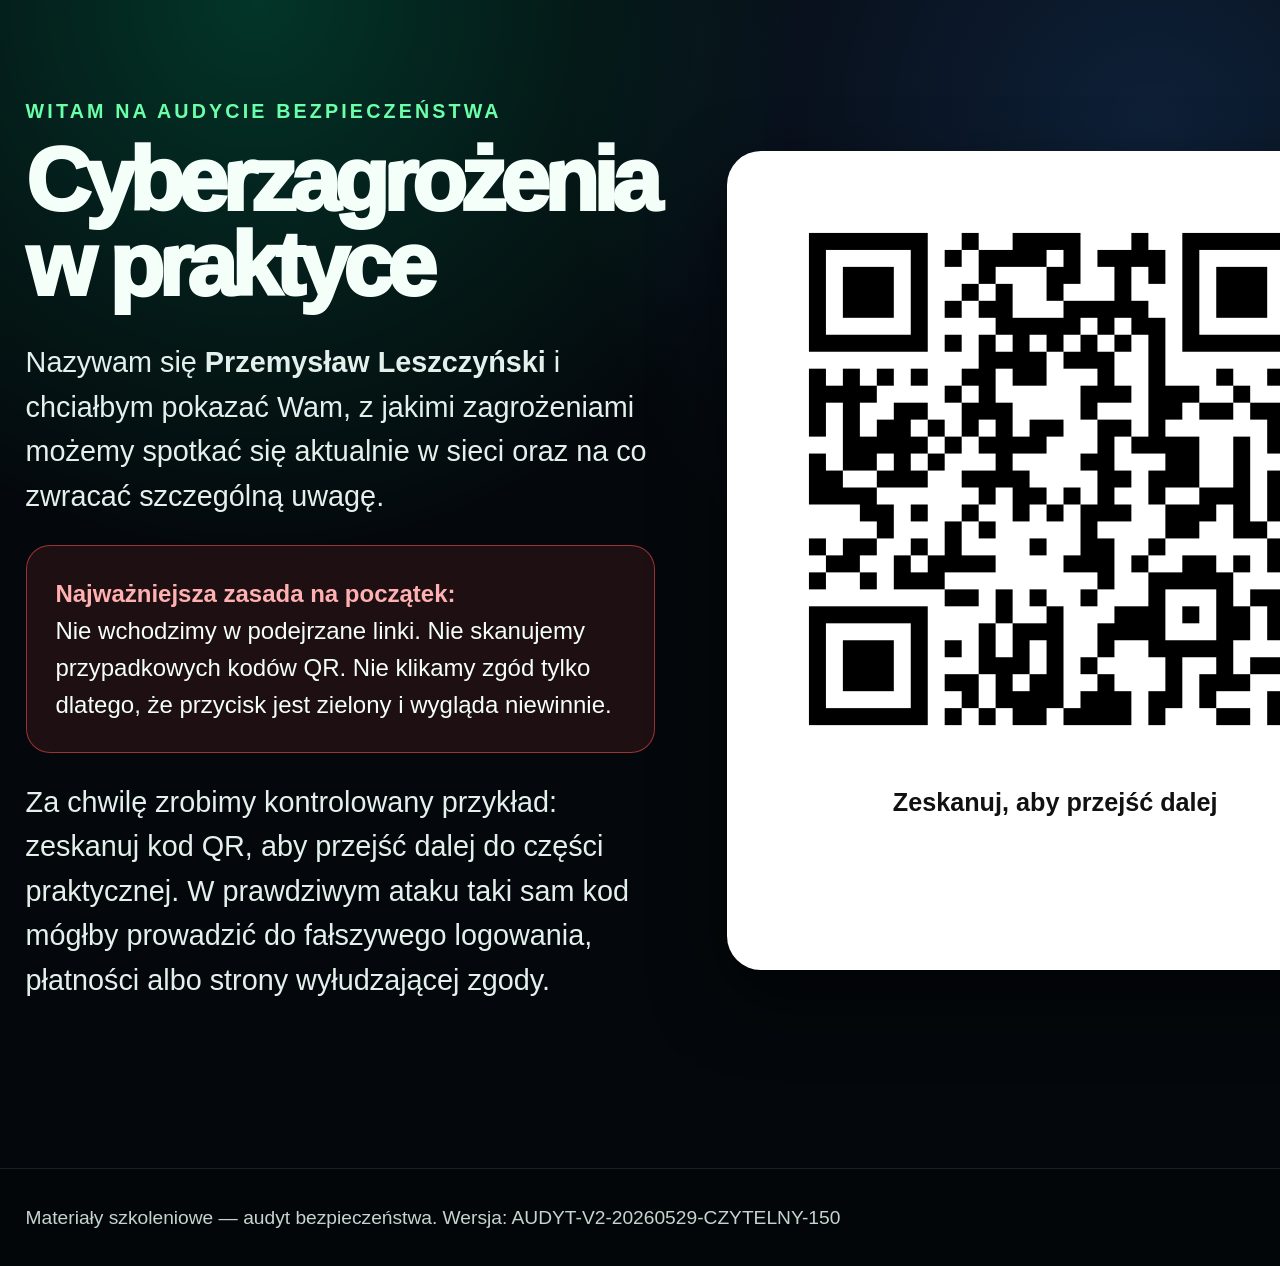
<file: index.html>
<!doctype html><html lang="pl"><head><meta charset="utf-8"><meta name="viewport" content="width=device-width, initial-scale=1"><title>Witam na audycie bezpieczeństwa</title><link rel="stylesheet" href="style.css"></head><body>
<main class="wrap">
<section class="hero">
  <div>
    <div class="kicker">Witam na audycie bezpieczeństwa</div>
    <h1>Cyberzagrożenia w praktyce</h1>
    <p class="lead">Nazywam się <strong>Przemysław Leszczyński</strong> i chciałbym pokazać Wam, z jakimi zagrożeniami możemy spotkać się aktualnie w sieci oraz na co zwracać szczególną uwagę.</p>
    <div class="warning"><strong>Najważniejsza zasada na początek:</strong><br>Nie wchodzimy w podejrzane linki. Nie skanujemy przypadkowych kodów QR. Nie klikamy zgód tylko dlatego, że przycisk jest zielony i wygląda niewinnie.</div>
    <p class="lead">Za chwilę zrobimy kontrolowany przykład: zeskanuj kod QR, aby przejść dalej do części praktycznej. W prawdziwym ataku taki sam kod mógłby prowadzić do fałszywego logowania, płatności albo strony wyłudzającej zgody.</p>
  </div>
  <div class="qrbox">
    <img src="qr-start.png" alt="Kod QR do dalszej części szkolenia">
    <div class="url">Zeskanuj, aby przejść dalej</div>
    <a class="btn secondary" style="margin-top:1rem" href="start.html">Awaryjny link dla prowadzącego</a>
  </div>
</section>
</main>
<div class="footer"><div class="wrap">Materiały szkoleniowe — audyt bezpieczeństwa. Wersja: <span data-version></span></div></div><script src="app.js"></script></body></html>
</file>
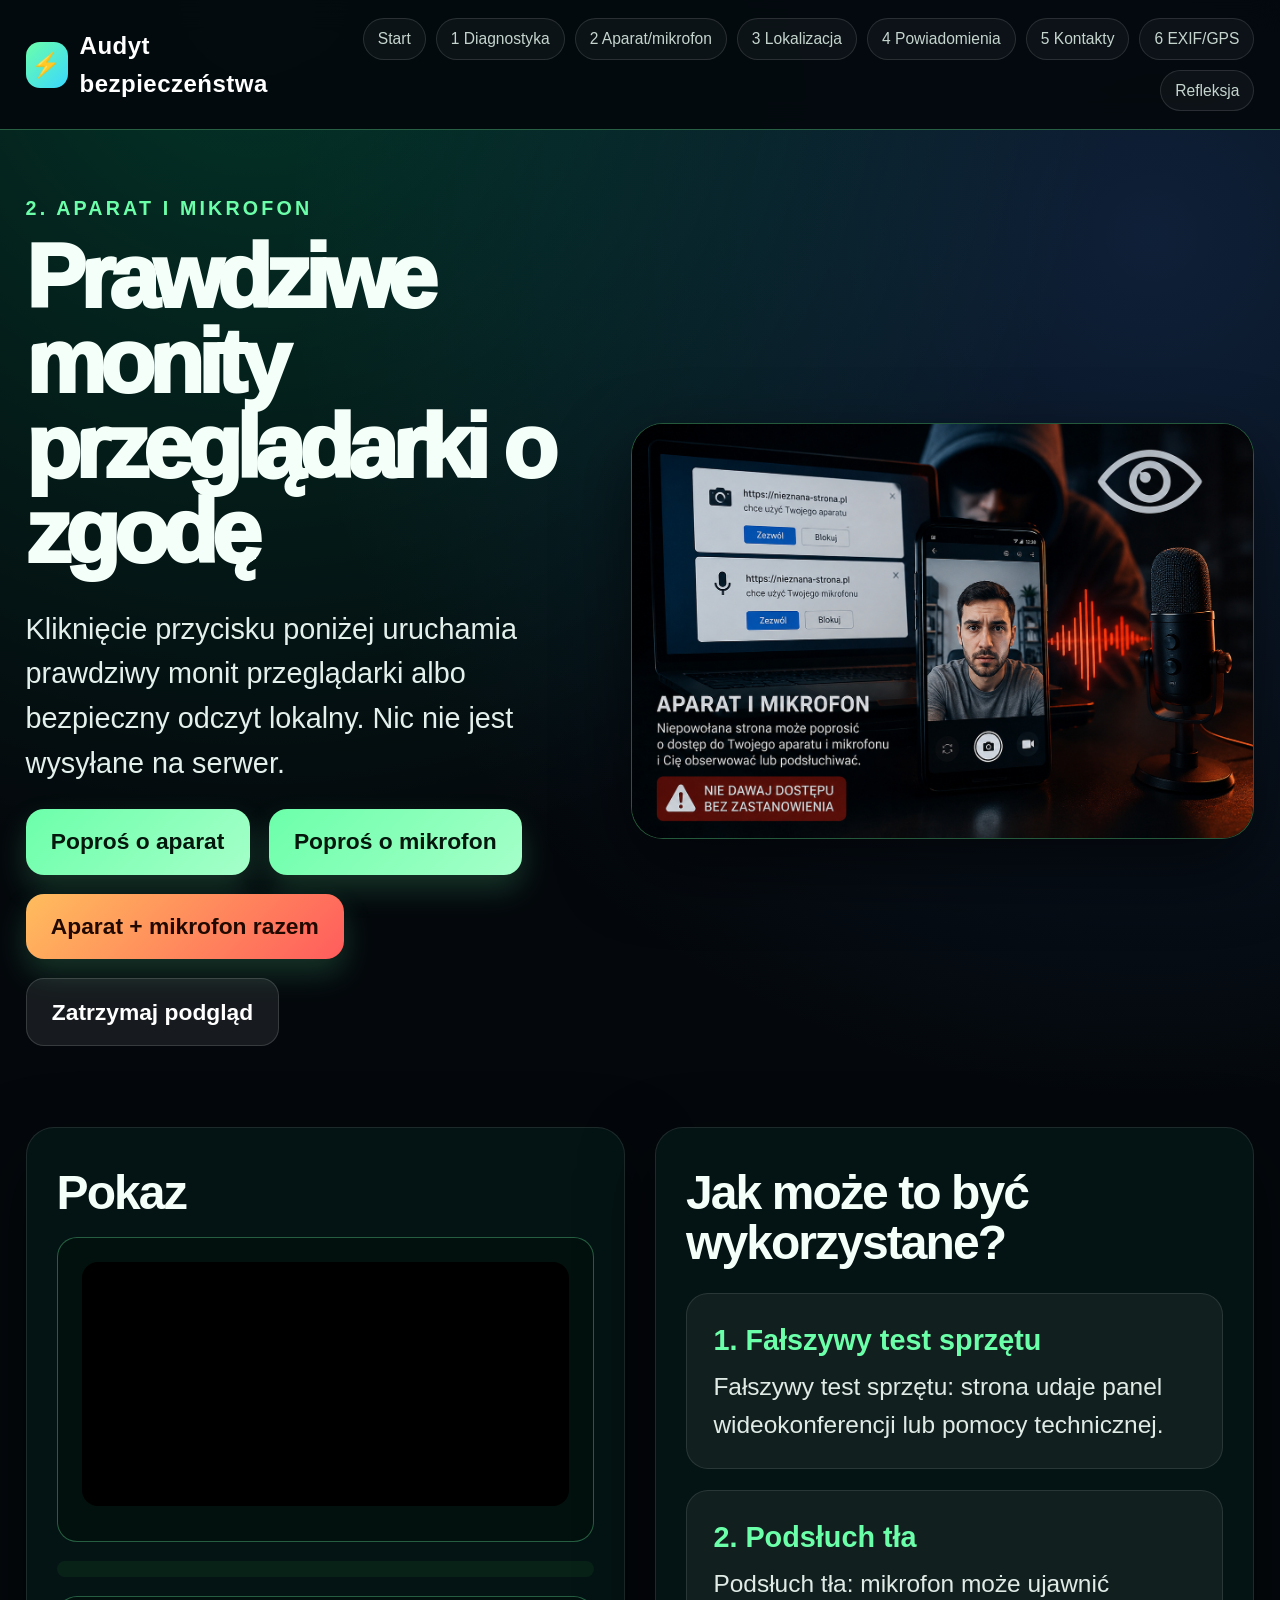
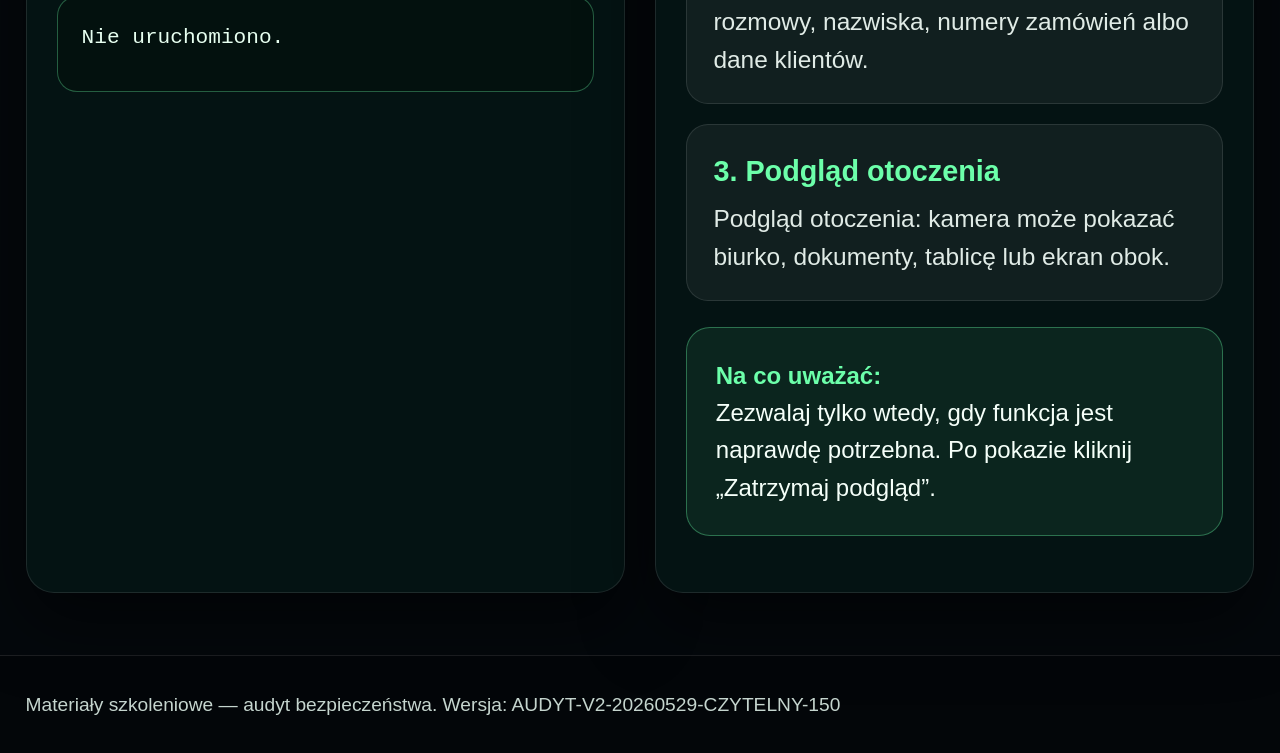
<file: aparat-mikrofon.html>
<!doctype html><html lang="pl"><head><meta charset="utf-8"><meta name="viewport" content="width=device-width, initial-scale=1"><title>2. Aparat i mikrofon</title><link rel="stylesheet" href="style.css"></head><body><div class="topbar"><div class="wrap nav"><a class="brand" href="start.html"><span class="brand-badge">⚡</span><span>Audyt bezpieczeństwa</span></a><div class="navlinks"><a href="start.html">Start</a><a href="diagnostyka.html">1 Diagnostyka</a><a href="aparat-mikrofon.html">2 Aparat/mikrofon</a><a href="lokalizacja.html">3 Lokalizacja</a><a href="powiadomienia.html">4 Powiadomienia</a><a href="kontakty.html">5 Kontakty</a><a href="exif-gps.html">6 EXIF/GPS</a><a href="refleksja.html">Refleksja</a></div></div></div>
<main class="wrap">
<section class="page-hero">
  <div><div class="kicker">2. Aparat i mikrofon</div><h1>Prawdziwe monity przeglądarki o zgodę</h1><p class="lead">Kliknięcie przycisku poniżej uruchamia prawdziwy monit przeglądarki albo bezpieczny odczyt lokalny. Nic nie jest wysyłane na serwer.</p><div class="btnrow"><button class="btn" onclick="requestMedia('camera')">Poproś o aparat</button><button class="btn" onclick="requestMedia('mic')">Poproś o mikrofon</button><button class="btn warn" onclick="requestMedia('both')">Aparat + mikrofon razem</button><button class="btn secondary" onclick="stopMedia()">Zatrzymaj podgląd</button></div></div>
  <img class="module-img" src="aparat-mikrofon.png" alt="2. Aparat i mikrofon">
</section>
<section class="modules"><div class="module"><h2>Pokaz</h2><div class="demo-screen"><video id="cameraPreview" muted playsinline autoplay></video></div><div class="meter"><div id="audioBar"></div></div><div id="mediaOut" class="output">Nie uruchomiono.</div></div><div class="module"><h2>Jak może to być wykorzystane?</h2><div class="big-list"><div class="big-item"><strong>1. Fałszywy test sprzętu</strong><p>Fałszywy test sprzętu: strona udaje panel wideokonferencji lub pomocy technicznej.</p></div><div class="big-item"><strong>2. Podsłuch tła</strong><p>Podsłuch tła: mikrofon może ujawnić rozmowy, nazwiska, numery zamówień albo dane klientów.</p></div><div class="big-item"><strong>3. Podgląd otoczenia</strong><p>Podgląd otoczenia: kamera może pokazać biurko, dokumenty, tablicę lub ekran obok.</p></div></div><div class="tip"><strong>Na co uważać:</strong><br>Zezwalaj tylko wtedy, gdy funkcja jest naprawdę potrzebna. Po pokazie kliknij „Zatrzymaj podgląd”.</div></div></section>
</main>
<div class="footer"><div class="wrap">Materiały szkoleniowe — audyt bezpieczeństwa. Wersja: <span data-version></span></div></div><script src="app.js"></script></body></html>
</file>
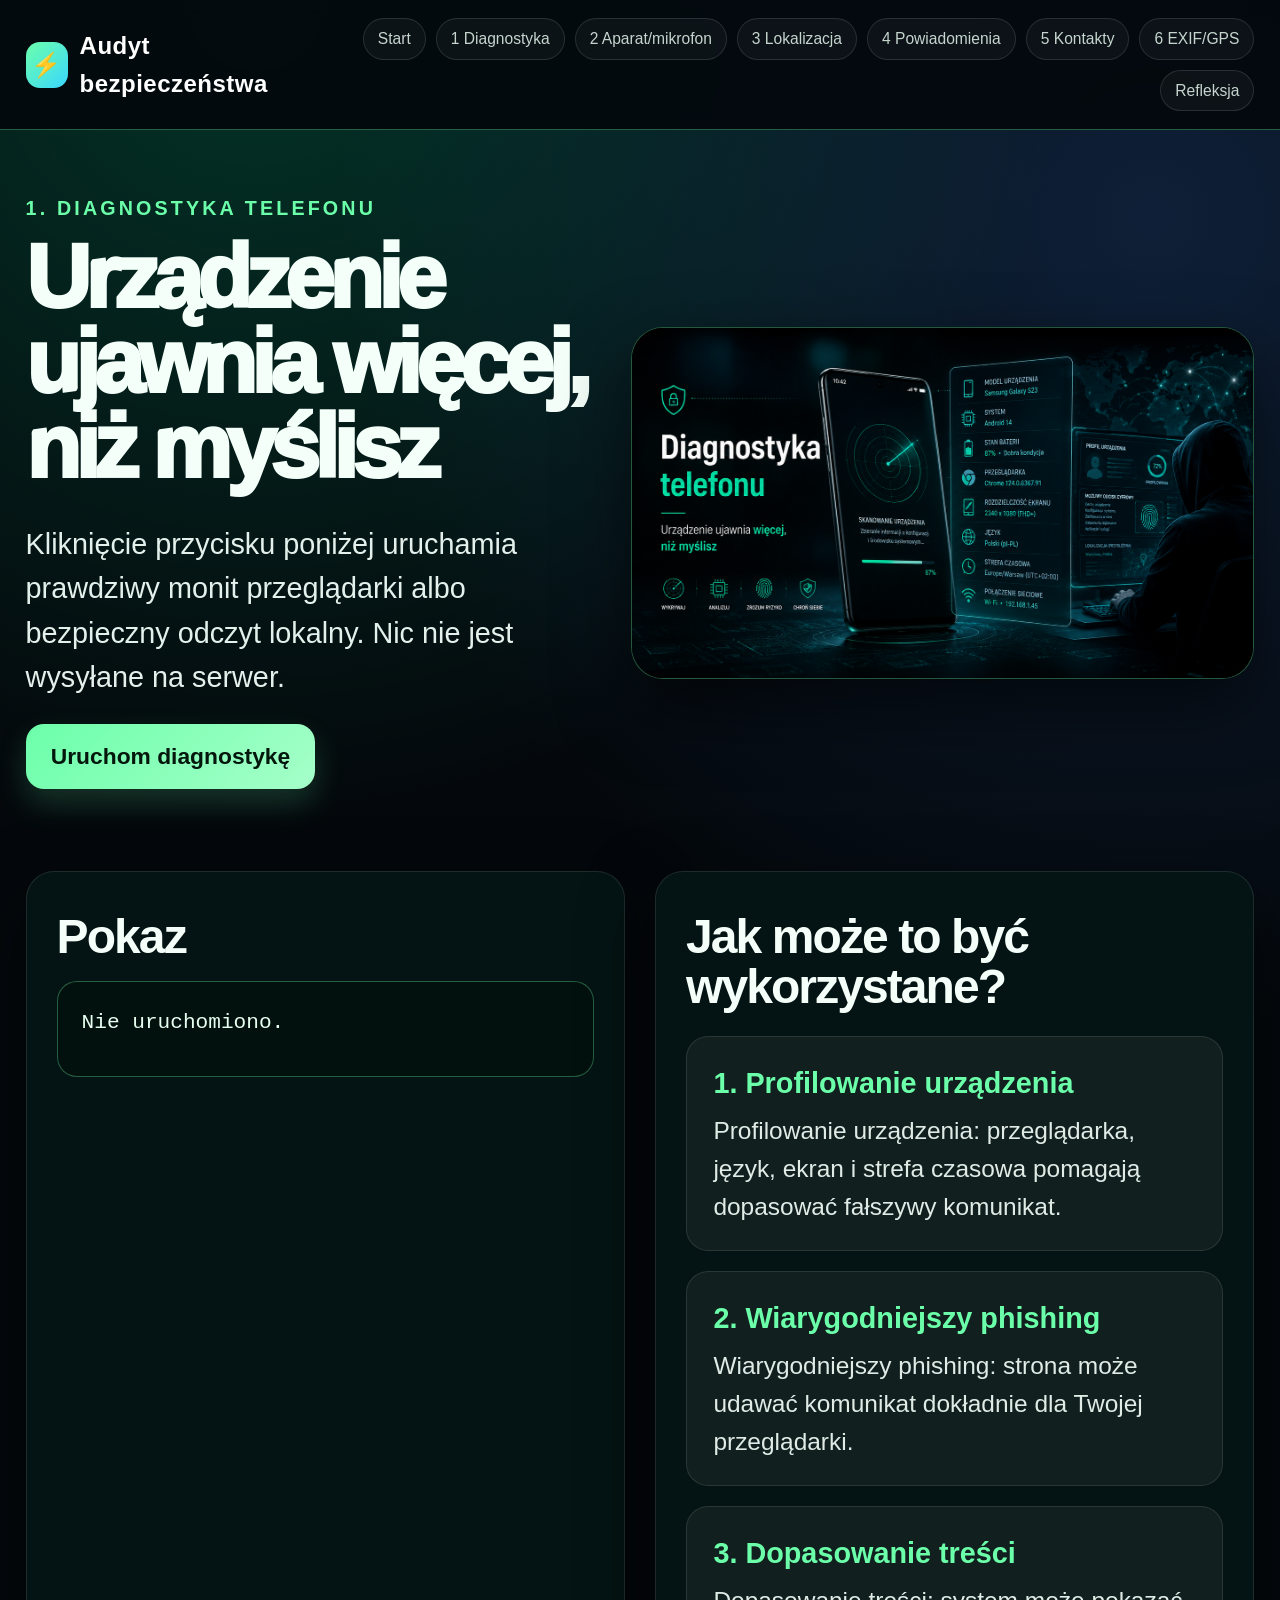
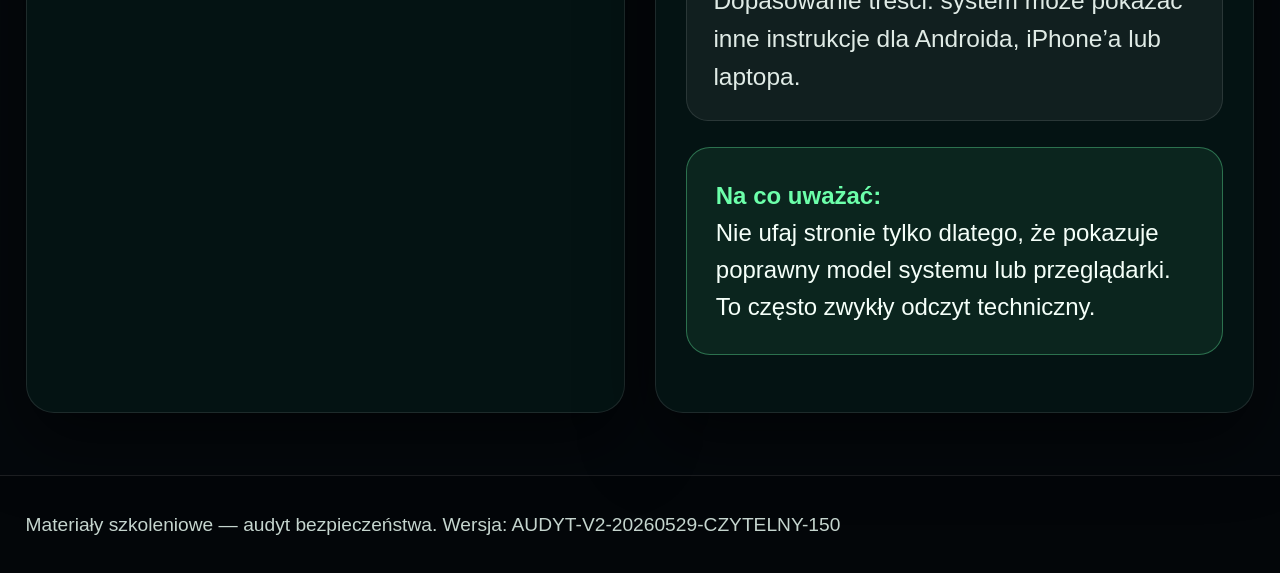
<file: diagnostyka.html>
<!doctype html><html lang="pl"><head><meta charset="utf-8"><meta name="viewport" content="width=device-width, initial-scale=1"><title>1. Diagnostyka telefonu</title><link rel="stylesheet" href="style.css"></head><body><div class="topbar"><div class="wrap nav"><a class="brand" href="start.html"><span class="brand-badge">⚡</span><span>Audyt bezpieczeństwa</span></a><div class="navlinks"><a href="start.html">Start</a><a href="diagnostyka.html">1 Diagnostyka</a><a href="aparat-mikrofon.html">2 Aparat/mikrofon</a><a href="lokalizacja.html">3 Lokalizacja</a><a href="powiadomienia.html">4 Powiadomienia</a><a href="kontakty.html">5 Kontakty</a><a href="exif-gps.html">6 EXIF/GPS</a><a href="refleksja.html">Refleksja</a></div></div></div>
<main class="wrap">
<section class="page-hero">
  <div><div class="kicker">1. Diagnostyka telefonu</div><h1>Urządzenie ujawnia więcej, niż myślisz</h1><p class="lead">Kliknięcie przycisku poniżej uruchamia prawdziwy monit przeglądarki albo bezpieczny odczyt lokalny. Nic nie jest wysyłane na serwer.</p><div class="btnrow"><button class="btn" onclick="runDiagnostics()">Uruchom diagnostykę</button></div></div>
  <img class="module-img" src="diagnostyka.png" alt="1. Diagnostyka telefonu">
</section>
<section class="modules"><div class="module"><h2>Pokaz</h2><div id="diagOut" class="output">Nie uruchomiono.</div></div><div class="module"><h2>Jak może to być wykorzystane?</h2><div class="big-list"><div class="big-item"><strong>1. Profilowanie urządzenia</strong><p>Profilowanie urządzenia: przeglądarka, język, ekran i strefa czasowa pomagają dopasować fałszywy komunikat.</p></div><div class="big-item"><strong>2. Wiarygodniejszy phishing</strong><p>Wiarygodniejszy phishing: strona może udawać komunikat dokładnie dla Twojej przeglądarki.</p></div><div class="big-item"><strong>3. Dopasowanie treści</strong><p>Dopasowanie treści: system może pokazać inne instrukcje dla Androida, iPhone’a lub laptopa.</p></div></div><div class="tip"><strong>Na co uważać:</strong><br>Nie ufaj stronie tylko dlatego, że pokazuje poprawny model systemu lub przeglądarki. To często zwykły odczyt techniczny.</div></div></section>
</main>
<div class="footer"><div class="wrap">Materiały szkoleniowe — audyt bezpieczeństwa. Wersja: <span data-version></span></div></div><script src="app.js"></script></body></html>
</file>
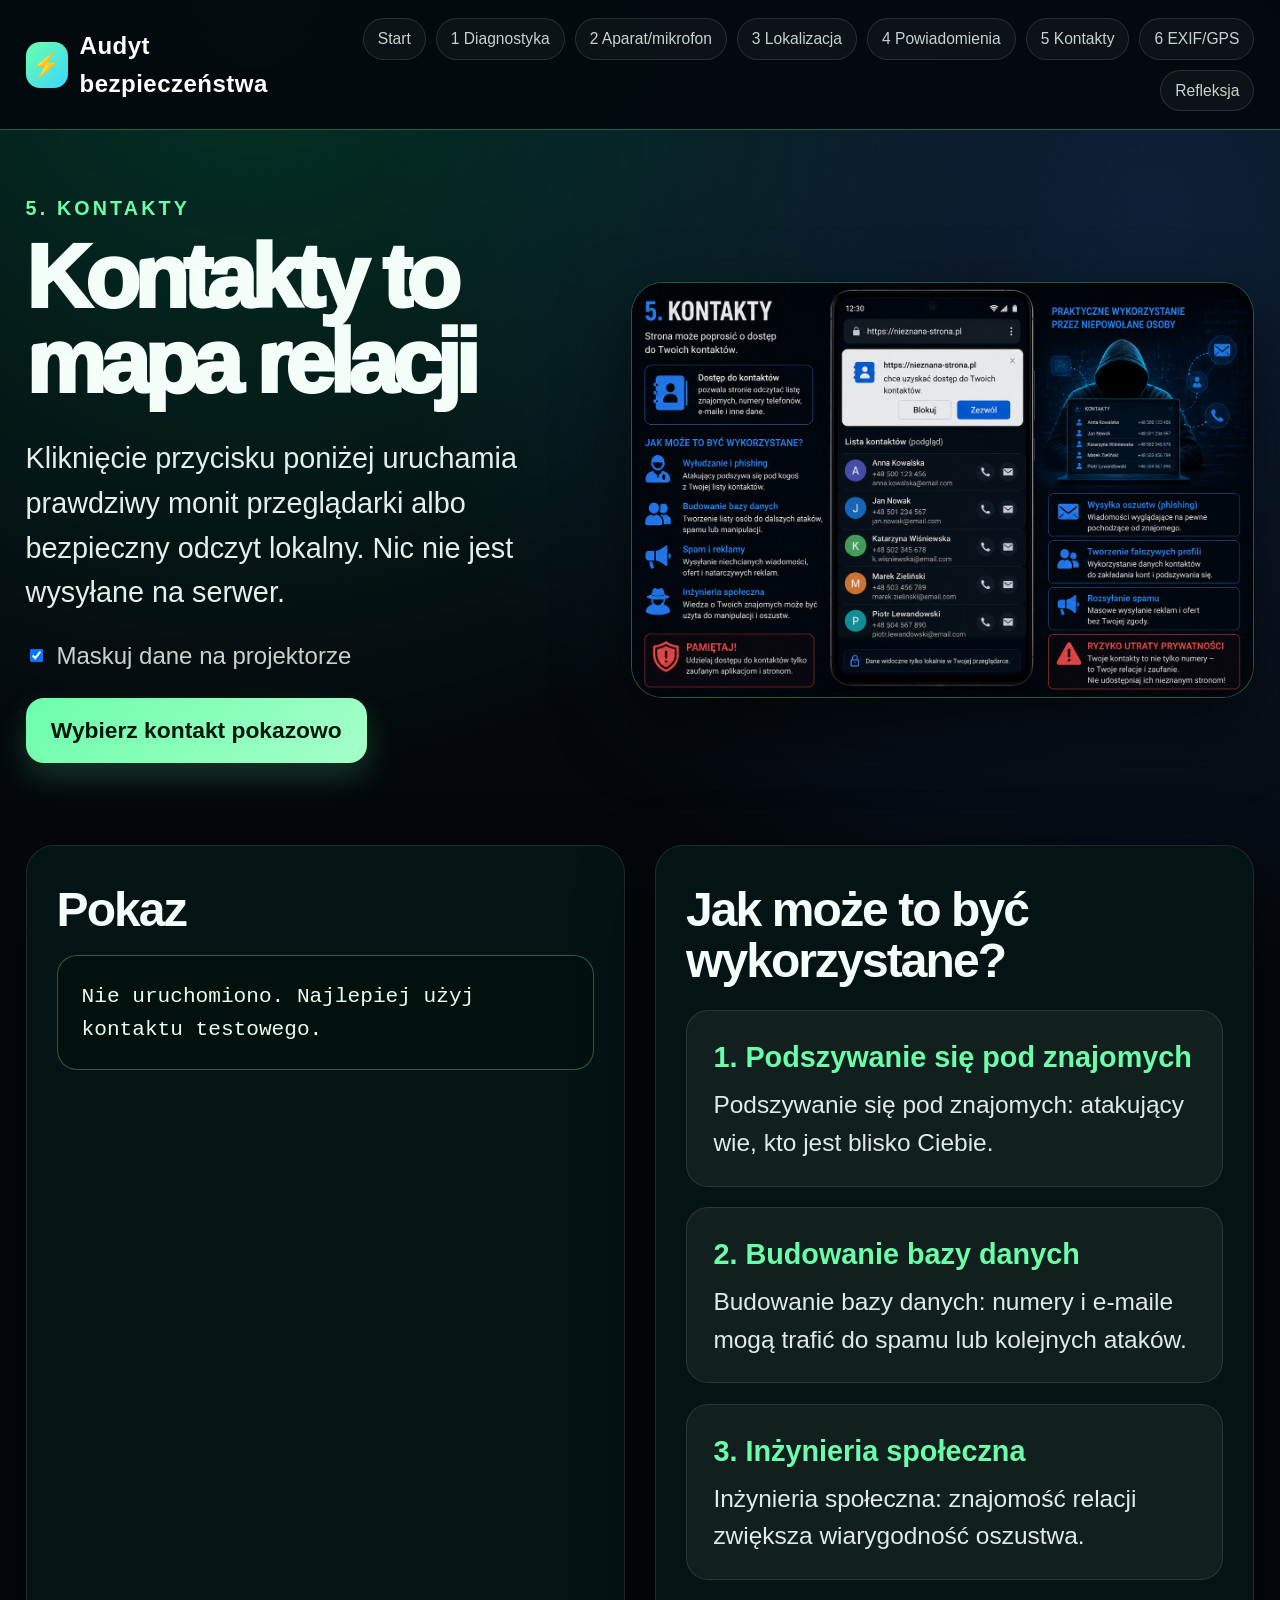
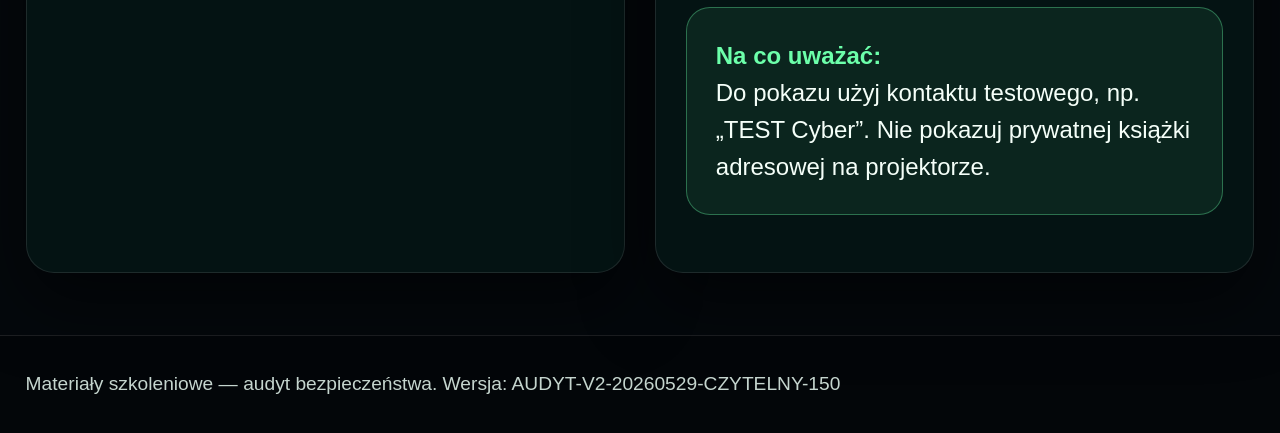
<file: kontakty.html>
<!doctype html><html lang="pl"><head><meta charset="utf-8"><meta name="viewport" content="width=device-width, initial-scale=1"><title>5. Kontakty</title><link rel="stylesheet" href="style.css"></head><body><div class="topbar"><div class="wrap nav"><a class="brand" href="start.html"><span class="brand-badge">⚡</span><span>Audyt bezpieczeństwa</span></a><div class="navlinks"><a href="start.html">Start</a><a href="diagnostyka.html">1 Diagnostyka</a><a href="aparat-mikrofon.html">2 Aparat/mikrofon</a><a href="lokalizacja.html">3 Lokalizacja</a><a href="powiadomienia.html">4 Powiadomienia</a><a href="kontakty.html">5 Kontakty</a><a href="exif-gps.html">6 EXIF/GPS</a><a href="refleksja.html">Refleksja</a></div></div></div>
<main class="wrap">
<section class="page-hero">
  <div><div class="kicker">5. Kontakty</div><h1>Kontakty to mapa relacji</h1><p class="lead">Kliknięcie przycisku poniżej uruchamia prawdziwy monit przeglądarki albo bezpieczny odczyt lokalny. Nic nie jest wysyłane na serwer.</p><label class="checkbox"><input id="maskContact" type="checkbox" checked> Maskuj dane na projektorze</label><div class="btnrow"><button class="btn" onclick="pickContact()">Wybierz kontakt pokazowo</button></div></div>
  <img class="module-img" src="kontakty.png" alt="5. Kontakty">
</section>
<section class="modules"><div class="module"><h2>Pokaz</h2><div id="contactOut" class="output">Nie uruchomiono. Najlepiej użyj kontaktu testowego.</div></div><div class="module"><h2>Jak może to być wykorzystane?</h2><div class="big-list"><div class="big-item"><strong>1. Podszywanie się pod znajomych</strong><p>Podszywanie się pod znajomych: atakujący wie, kto jest blisko Ciebie.</p></div><div class="big-item"><strong>2. Budowanie bazy danych</strong><p>Budowanie bazy danych: numery i e-maile mogą trafić do spamu lub kolejnych ataków.</p></div><div class="big-item"><strong>3. Inżynieria społeczna</strong><p>Inżynieria społeczna: znajomość relacji zwiększa wiarygodność oszustwa.</p></div></div><div class="tip"><strong>Na co uważać:</strong><br>Do pokazu użyj kontaktu testowego, np. „TEST Cyber”. Nie pokazuj prywatnej książki adresowej na projektorze.</div></div></section>
</main>
<div class="footer"><div class="wrap">Materiały szkoleniowe — audyt bezpieczeństwa. Wersja: <span data-version></span></div></div><script src="app.js"></script></body></html>
</file>
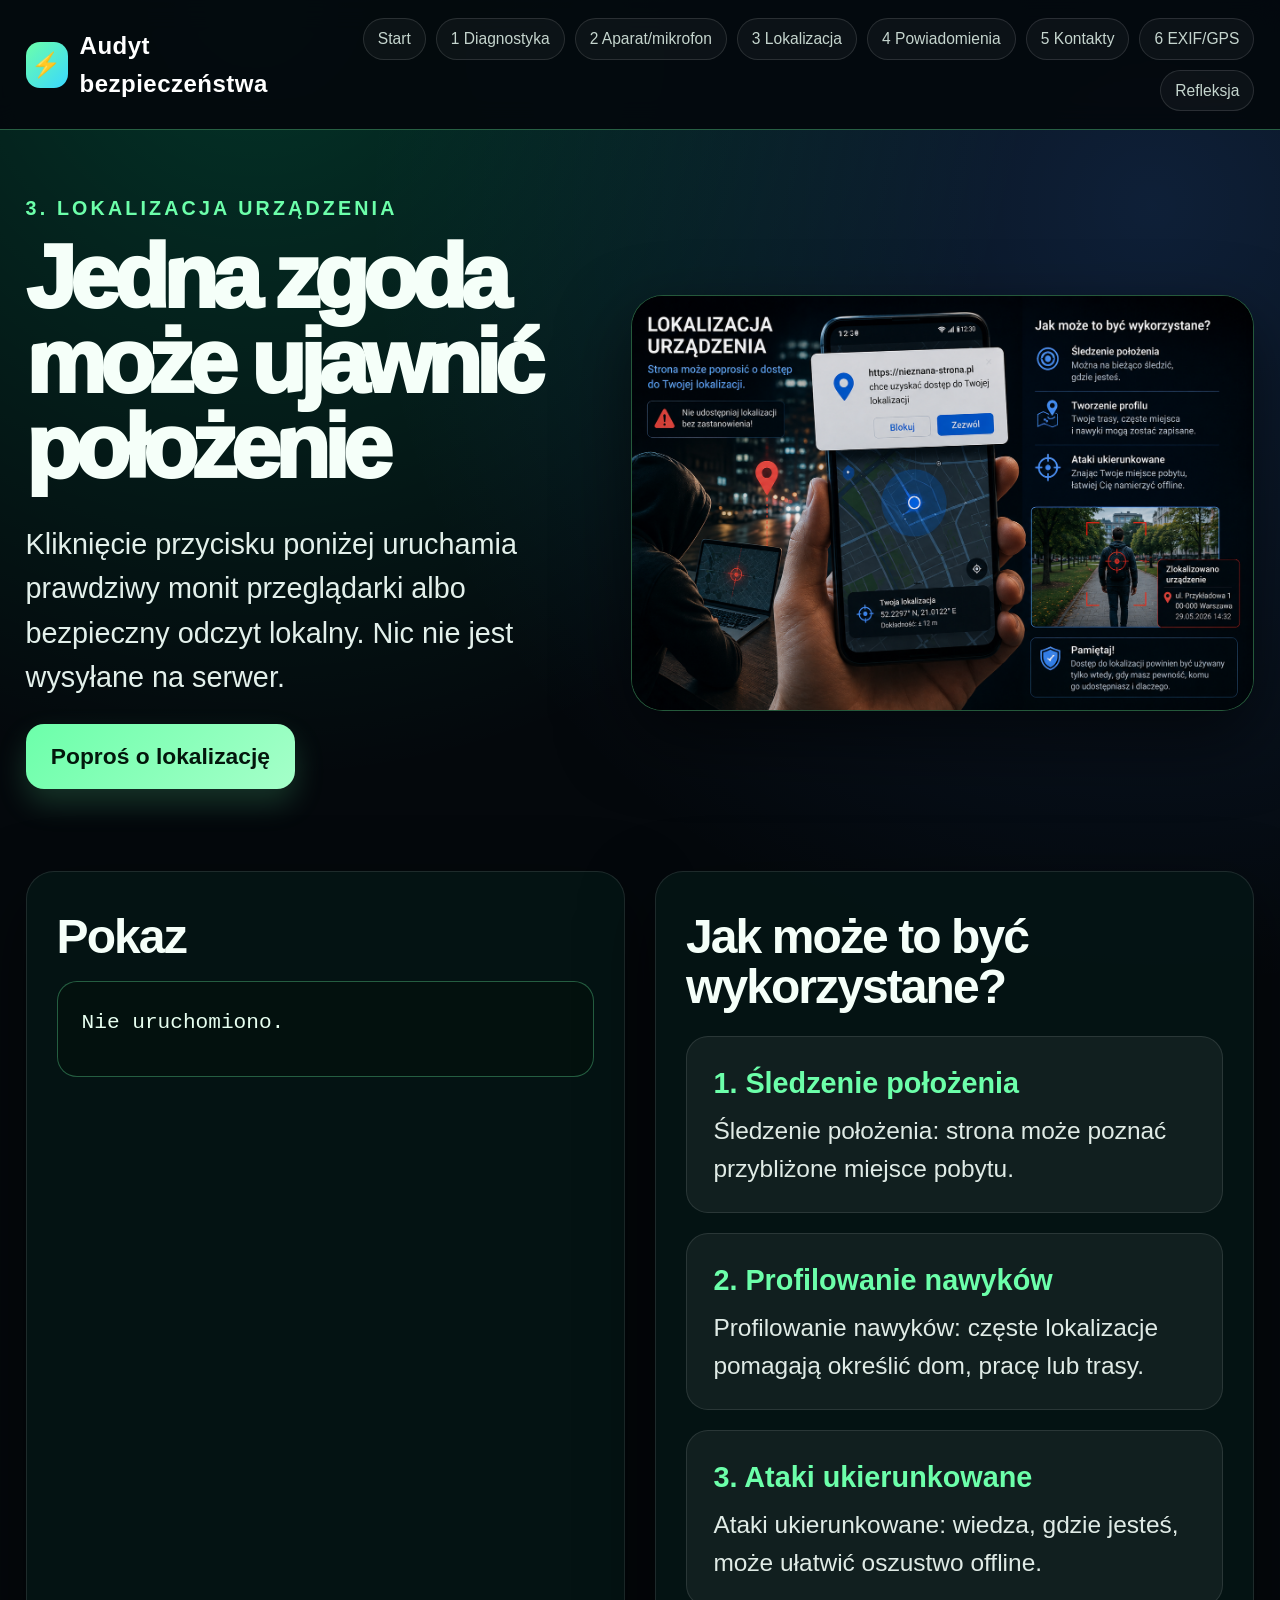
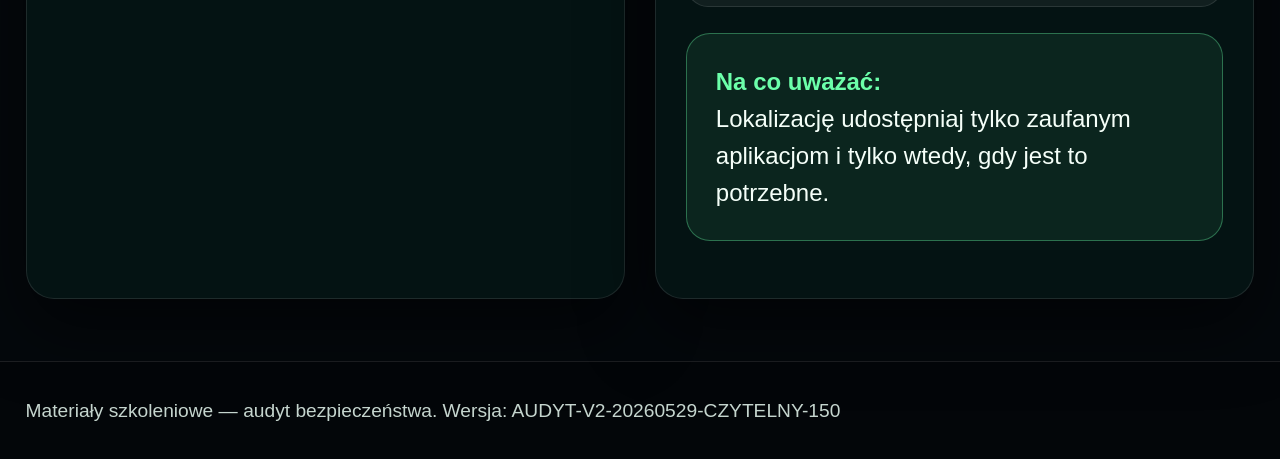
<file: lokalizacja.html>
<!doctype html><html lang="pl"><head><meta charset="utf-8"><meta name="viewport" content="width=device-width, initial-scale=1"><title>3. Lokalizacja urządzenia</title><link rel="stylesheet" href="style.css"></head><body><div class="topbar"><div class="wrap nav"><a class="brand" href="start.html"><span class="brand-badge">⚡</span><span>Audyt bezpieczeństwa</span></a><div class="navlinks"><a href="start.html">Start</a><a href="diagnostyka.html">1 Diagnostyka</a><a href="aparat-mikrofon.html">2 Aparat/mikrofon</a><a href="lokalizacja.html">3 Lokalizacja</a><a href="powiadomienia.html">4 Powiadomienia</a><a href="kontakty.html">5 Kontakty</a><a href="exif-gps.html">6 EXIF/GPS</a><a href="refleksja.html">Refleksja</a></div></div></div>
<main class="wrap">
<section class="page-hero">
  <div><div class="kicker">3. Lokalizacja urządzenia</div><h1>Jedna zgoda może ujawnić położenie</h1><p class="lead">Kliknięcie przycisku poniżej uruchamia prawdziwy monit przeglądarki albo bezpieczny odczyt lokalny. Nic nie jest wysyłane na serwer.</p><div class="btnrow"><button class="btn" onclick="requestLocation()">Poproś o lokalizację</button></div></div>
  <img class="module-img" src="lokalizacja.png" alt="3. Lokalizacja urządzenia">
</section>
<section class="modules"><div class="module"><h2>Pokaz</h2><div id="locOut" class="output">Nie uruchomiono.</div></div><div class="module"><h2>Jak może to być wykorzystane?</h2><div class="big-list"><div class="big-item"><strong>1. Śledzenie położenia</strong><p>Śledzenie położenia: strona może poznać przybliżone miejsce pobytu.</p></div><div class="big-item"><strong>2. Profilowanie nawyków</strong><p>Profilowanie nawyków: częste lokalizacje pomagają określić dom, pracę lub trasy.</p></div><div class="big-item"><strong>3. Ataki ukierunkowane</strong><p>Ataki ukierunkowane: wiedza, gdzie jesteś, może ułatwić oszustwo offline.</p></div></div><div class="tip"><strong>Na co uważać:</strong><br>Lokalizację udostępniaj tylko zaufanym aplikacjom i tylko wtedy, gdy jest to potrzebne.</div></div></section>
</main>
<div class="footer"><div class="wrap">Materiały szkoleniowe — audyt bezpieczeństwa. Wersja: <span data-version></span></div></div><script src="app.js"></script></body></html>
</file>
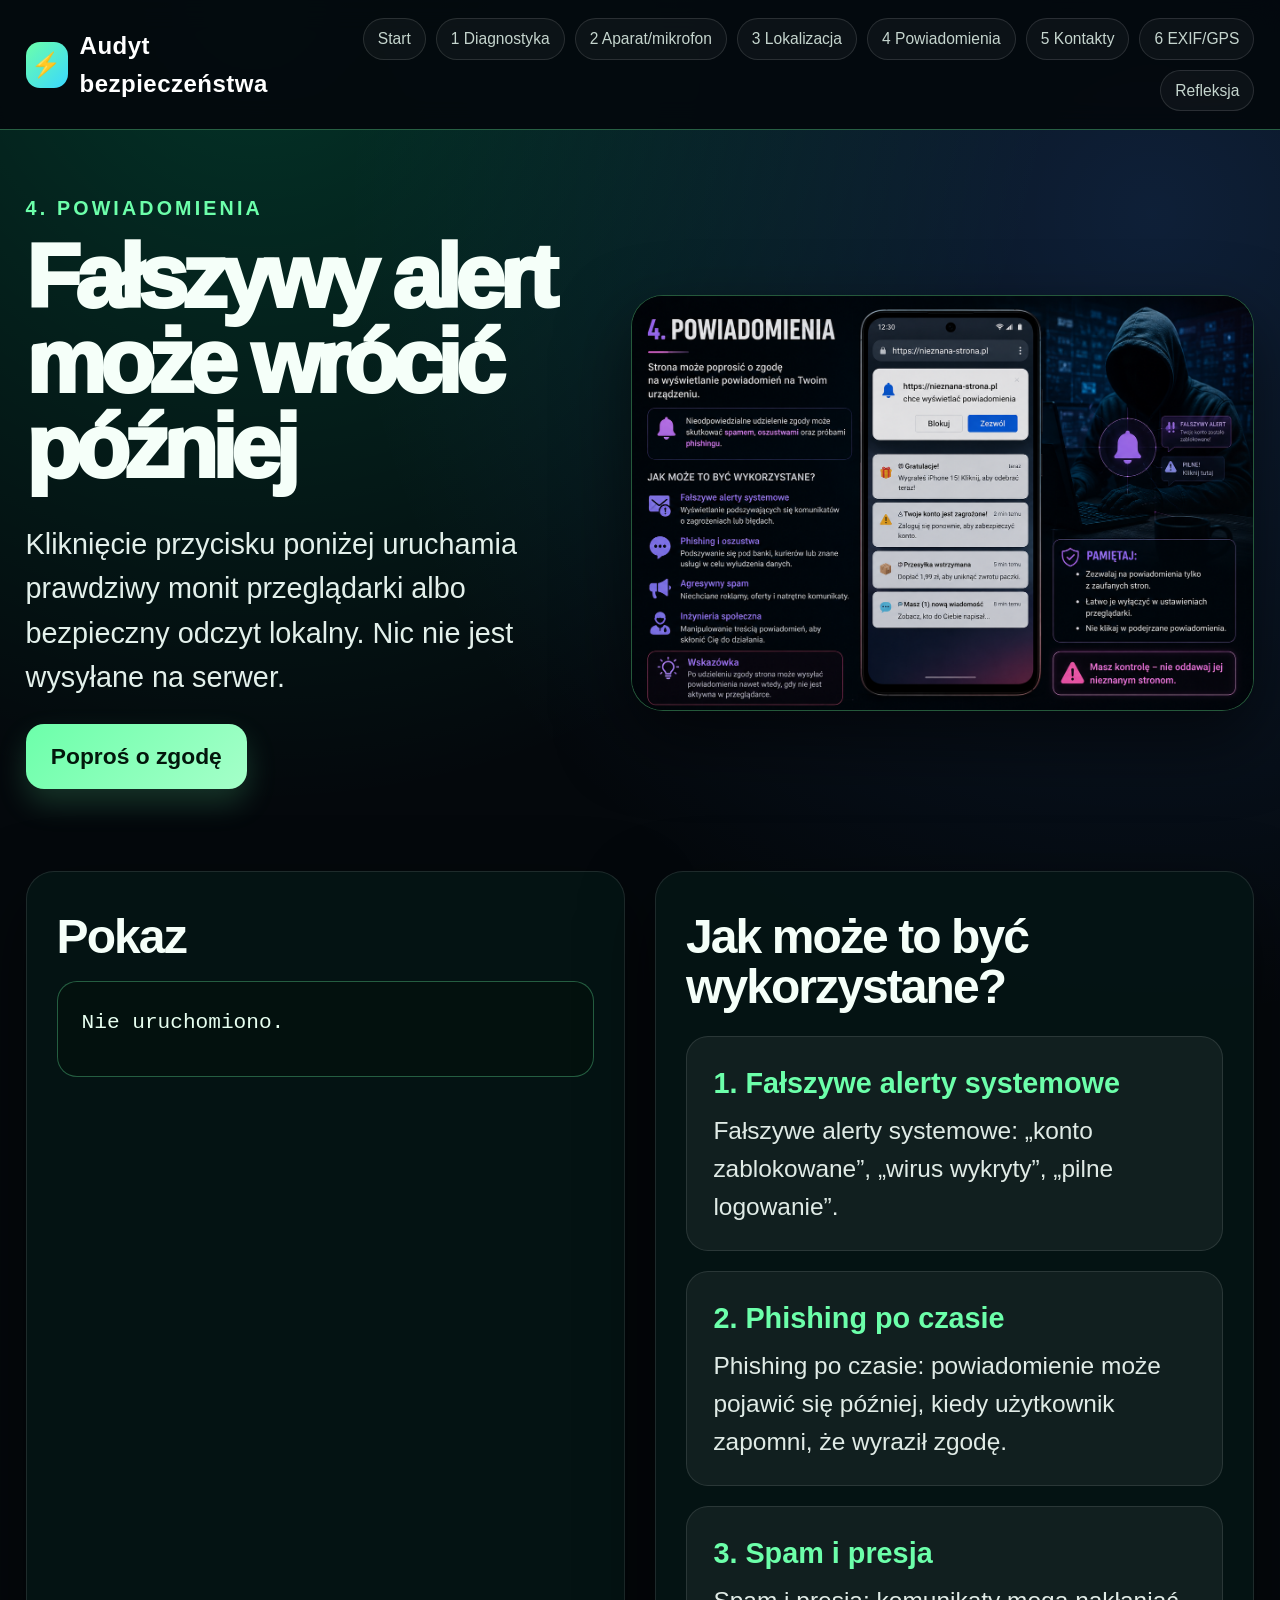
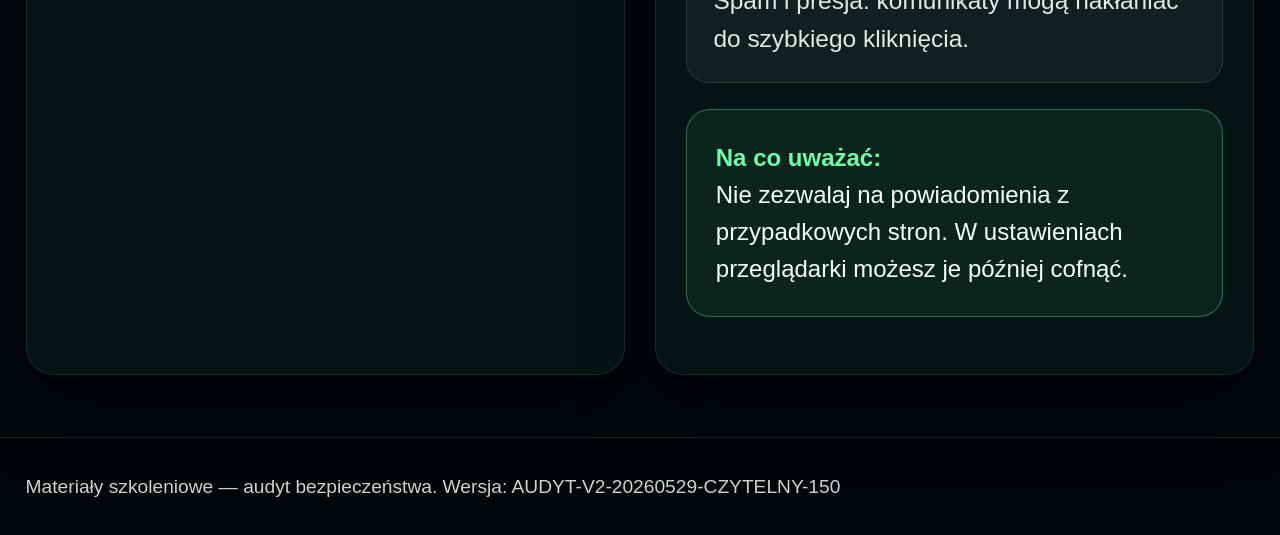
<file: powiadomienia.html>
<!doctype html><html lang="pl"><head><meta charset="utf-8"><meta name="viewport" content="width=device-width, initial-scale=1"><title>4. Powiadomienia</title><link rel="stylesheet" href="style.css"></head><body><div class="topbar"><div class="wrap nav"><a class="brand" href="start.html"><span class="brand-badge">⚡</span><span>Audyt bezpieczeństwa</span></a><div class="navlinks"><a href="start.html">Start</a><a href="diagnostyka.html">1 Diagnostyka</a><a href="aparat-mikrofon.html">2 Aparat/mikrofon</a><a href="lokalizacja.html">3 Lokalizacja</a><a href="powiadomienia.html">4 Powiadomienia</a><a href="kontakty.html">5 Kontakty</a><a href="exif-gps.html">6 EXIF/GPS</a><a href="refleksja.html">Refleksja</a></div></div></div>
<main class="wrap">
<section class="page-hero">
  <div><div class="kicker">4. Powiadomienia</div><h1>Fałszywy alert może wrócić później</h1><p class="lead">Kliknięcie przycisku poniżej uruchamia prawdziwy monit przeglądarki albo bezpieczny odczyt lokalny. Nic nie jest wysyłane na serwer.</p><div class="btnrow"><button class="btn" onclick="requestNotifications()">Poproś o zgodę</button></div></div>
  <img class="module-img" src="powiadomienia.png" alt="4. Powiadomienia">
</section>
<section class="modules"><div class="module"><h2>Pokaz</h2><div id="notiOut" class="output">Nie uruchomiono.</div></div><div class="module"><h2>Jak może to być wykorzystane?</h2><div class="big-list"><div class="big-item"><strong>1. Fałszywe alerty systemowe</strong><p>Fałszywe alerty systemowe: „konto zablokowane”, „wirus wykryty”, „pilne logowanie”.</p></div><div class="big-item"><strong>2. Phishing po czasie</strong><p>Phishing po czasie: powiadomienie może pojawić się później, kiedy użytkownik zapomni, że wyraził zgodę.</p></div><div class="big-item"><strong>3. Spam i presja</strong><p>Spam i presja: komunikaty mogą nakłaniać do szybkiego kliknięcia.</p></div></div><div class="tip"><strong>Na co uważać:</strong><br>Nie zezwalaj na powiadomienia z przypadkowych stron. W ustawieniach przeglądarki możesz je później cofnąć.</div></div></section>
</main>
<div class="footer"><div class="wrap">Materiały szkoleniowe — audyt bezpieczeństwa. Wersja: <span data-version></span></div></div><script src="app.js"></script></body></html>
</file>
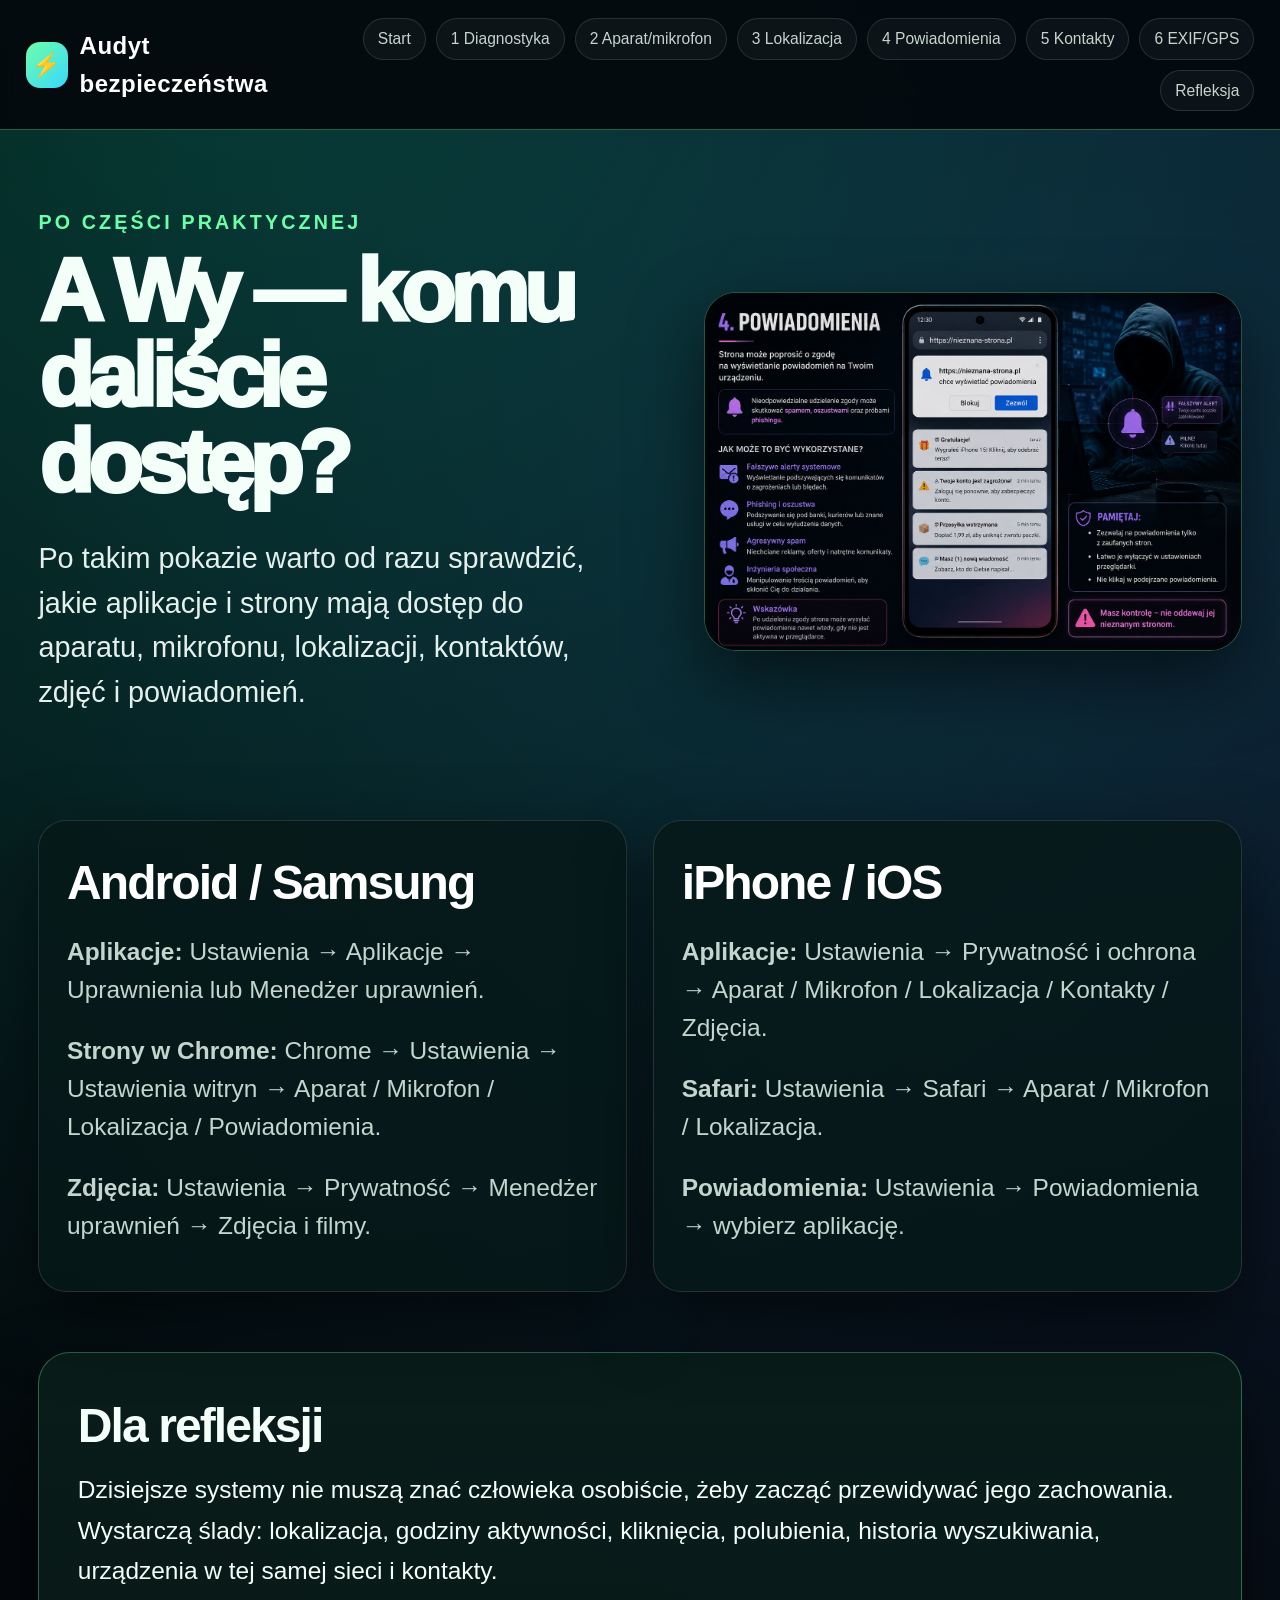
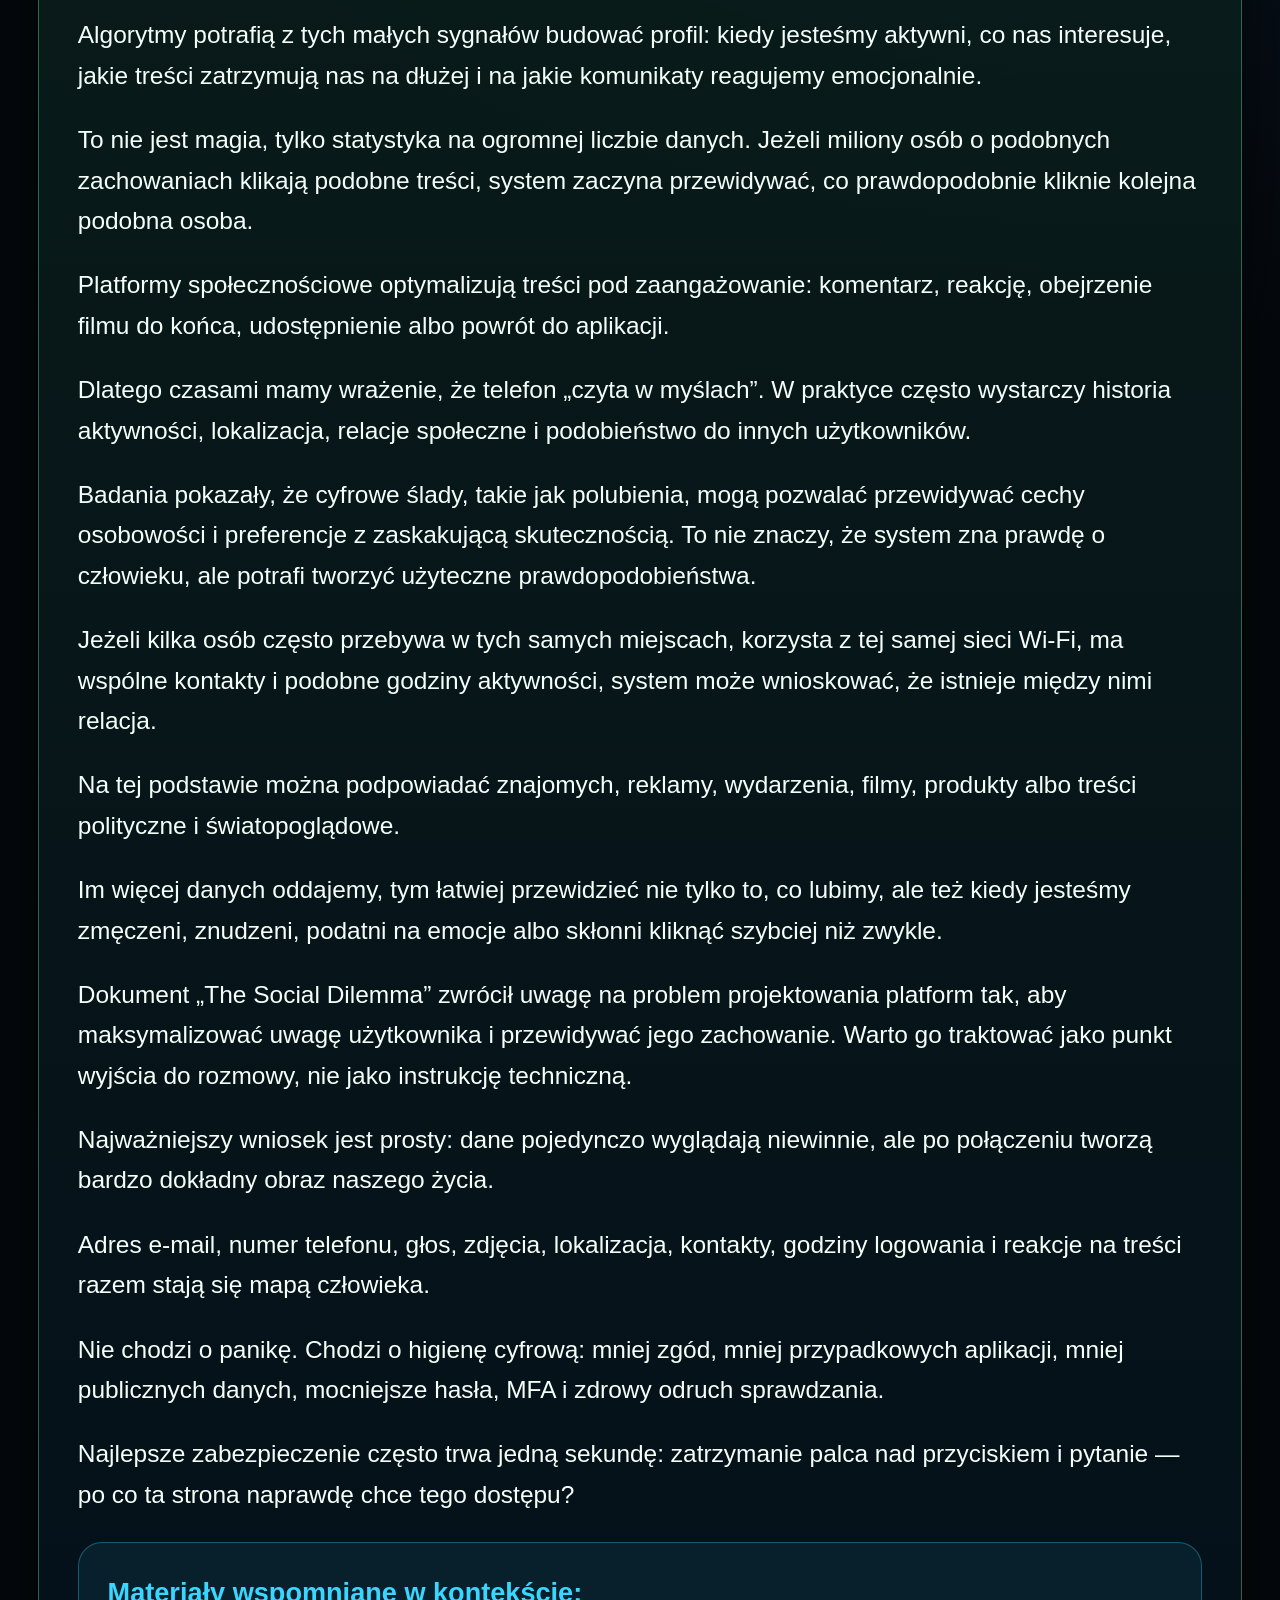
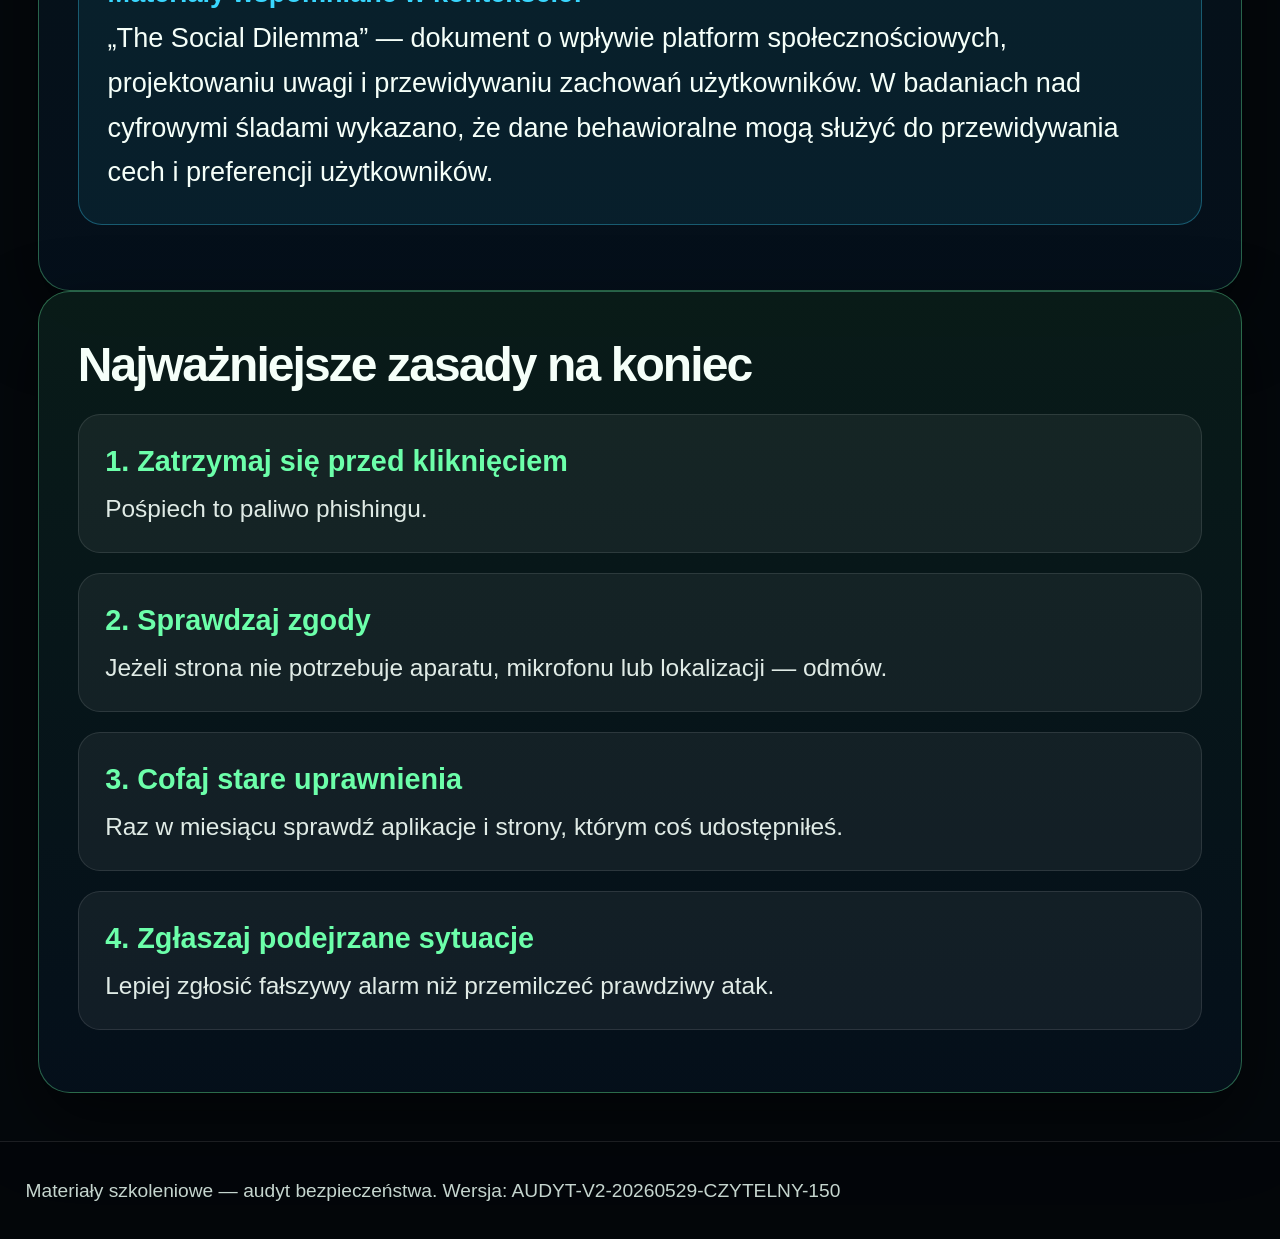
<file: refleksja.html>
<!doctype html><html lang="pl"><head><meta charset="utf-8"><meta name="viewport" content="width=device-width, initial-scale=1"><title>Refleksja i sprawdzanie zgód</title><link rel="stylesheet" href="style.css"></head><body><div class="topbar"><div class="wrap nav"><a class="brand" href="start.html"><span class="brand-badge">⚡</span><span>Audyt bezpieczeństwa</span></a><div class="navlinks"><a href="start.html">Start</a><a href="diagnostyka.html">1 Diagnostyka</a><a href="aparat-mikrofon.html">2 Aparat/mikrofon</a><a href="lokalizacja.html">3 Lokalizacja</a><a href="powiadomienia.html">4 Powiadomienia</a><a href="kontakty.html">5 Kontakty</a><a href="exif-gps.html">6 EXIF/GPS</a><a href="refleksja.html">Refleksja</a></div></div></div>
<main class="narrow">
<section class="hero compact"><div><div class="kicker">Po części praktycznej</div><h1>A Wy — komu daliście dostęp?</h1><p class="lead">Po takim pokazie warto od razu sprawdzić, jakie aplikacje i strony mają dostęp do aparatu, mikrofonu, lokalizacji, kontaktów, zdjęć i powiadomień.</p></div><img class="hero-img" src="powiadomienia.png" alt="Refleksja o zgodach"></section>
<section class="grid two">
<div class="card"><h2>Android / Samsung</h2><p><strong>Aplikacje:</strong> Ustawienia → Aplikacje → Uprawnienia lub Menedżer uprawnień.</p><p><strong>Strony w Chrome:</strong> Chrome → Ustawienia → Ustawienia witryn → Aparat / Mikrofon / Lokalizacja / Powiadomienia.</p><p><strong>Zdjęcia:</strong> Ustawienia → Prywatność → Menedżer uprawnień → Zdjęcia i filmy.</p></div>
<div class="card"><h2>iPhone / iOS</h2><p><strong>Aplikacje:</strong> Ustawienia → Prywatność i ochrona → Aparat / Mikrofon / Lokalizacja / Kontakty / Zdjęcia.</p><p><strong>Safari:</strong> Ustawienia → Safari → Aparat / Mikrofon / Lokalizacja.</p><p><strong>Powiadomienia:</strong> Ustawienia → Powiadomienia → wybierz aplikację.</p></div>
</section>
<section class="panel reflect"><h2>Dla refleksji</h2>
<p>Dzisiejsze systemy nie muszą znać człowieka osobiście, żeby zacząć przewidywać jego zachowania. Wystarczą ślady: lokalizacja, godziny aktywności, kliknięcia, polubienia, historia wyszukiwania, urządzenia w tej samej sieci i kontakty.</p><p>Algorytmy potrafią z tych małych sygnałów budować profil: kiedy jesteśmy aktywni, co nas interesuje, jakie treści zatrzymują nas na dłużej i na jakie komunikaty reagujemy emocjonalnie.</p><p>To nie jest magia, tylko statystyka na ogromnej liczbie danych. Jeżeli miliony osób o podobnych zachowaniach klikają podobne treści, system zaczyna przewidywać, co prawdopodobnie kliknie kolejna podobna osoba.</p><p>Platformy społecznościowe optymalizują treści pod zaangażowanie: komentarz, reakcję, obejrzenie filmu do końca, udostępnienie albo powrót do aplikacji.</p><p>Dlatego czasami mamy wrażenie, że telefon „czyta w myślach”. W praktyce często wystarczy historia aktywności, lokalizacja, relacje społeczne i podobieństwo do innych użytkowników.</p><p>Badania pokazały, że cyfrowe ślady, takie jak polubienia, mogą pozwalać przewidywać cechy osobowości i preferencje z zaskakującą skutecznością. To nie znaczy, że system zna prawdę o człowieku, ale potrafi tworzyć użyteczne prawdopodobieństwa.</p><p>Jeżeli kilka osób często przebywa w tych samych miejscach, korzysta z tej samej sieci Wi‑Fi, ma wspólne kontakty i podobne godziny aktywności, system może wnioskować, że istnieje między nimi relacja.</p><p>Na tej podstawie można podpowiadać znajomych, reklamy, wydarzenia, filmy, produkty albo treści polityczne i światopoglądowe.</p><p>Im więcej danych oddajemy, tym łatwiej przewidzieć nie tylko to, co lubimy, ale też kiedy jesteśmy zmęczeni, znudzeni, podatni na emocje albo skłonni kliknąć szybciej niż zwykle.</p><p>Dokument „The Social Dilemma” zwrócił uwagę na problem projektowania platform tak, aby maksymalizować uwagę użytkownika i przewidywać jego zachowanie. Warto go traktować jako punkt wyjścia do rozmowy, nie jako instrukcję techniczną.</p><p>Najważniejszy wniosek jest prosty: dane pojedynczo wyglądają niewinnie, ale po połączeniu tworzą bardzo dokładny obraz naszego życia.</p><p>Adres e-mail, numer telefonu, głos, zdjęcia, lokalizacja, kontakty, godziny logowania i reakcje na treści razem stają się mapą człowieka.</p><p>Nie chodzi o panikę. Chodzi o higienę cyfrową: mniej zgód, mniej przypadkowych aplikacji, mniej publicznych danych, mocniejsze hasła, MFA i zdrowy odruch sprawdzania.</p><p>Najlepsze zabezpieczenie często trwa jedną sekundę: zatrzymanie palca nad przyciskiem i pytanie — po co ta strona naprawdę chce tego dostępu?</p>
<div class="info"><strong>Materiały wspomniane w kontekście:</strong><br>„The Social Dilemma” — dokument o wpływie platform społecznościowych, projektowaniu uwagi i przewidywaniu zachowań użytkowników. W badaniach nad cyfrowymi śladami wykazano, że dane behawioralne mogą służyć do przewidywania cech i preferencji użytkowników.</div>
</section>
<section class="panel"><h2>Najważniejsze zasady na koniec</h2><div class="big-list"><div class="big-item"><strong>1. Zatrzymaj się przed kliknięciem</strong><p>Pośpiech to paliwo phishingu.</p></div><div class="big-item"><strong>2. Sprawdzaj zgody</strong><p>Jeżeli strona nie potrzebuje aparatu, mikrofonu lub lokalizacji — odmów.</p></div><div class="big-item"><strong>3. Cofaj stare uprawnienia</strong><p>Raz w miesiącu sprawdź aplikacje i strony, którym coś udostępniłeś.</p></div><div class="big-item"><strong>4. Zgłaszaj podejrzane sytuacje</strong><p>Lepiej zgłosić fałszywy alarm niż przemilczeć prawdziwy atak.</p></div></div></section>
</main>
<div class="footer"><div class="wrap">Materiały szkoleniowe — audyt bezpieczeństwa. Wersja: <span data-version></span></div></div><script src="app.js"></script></body></html>
</file>
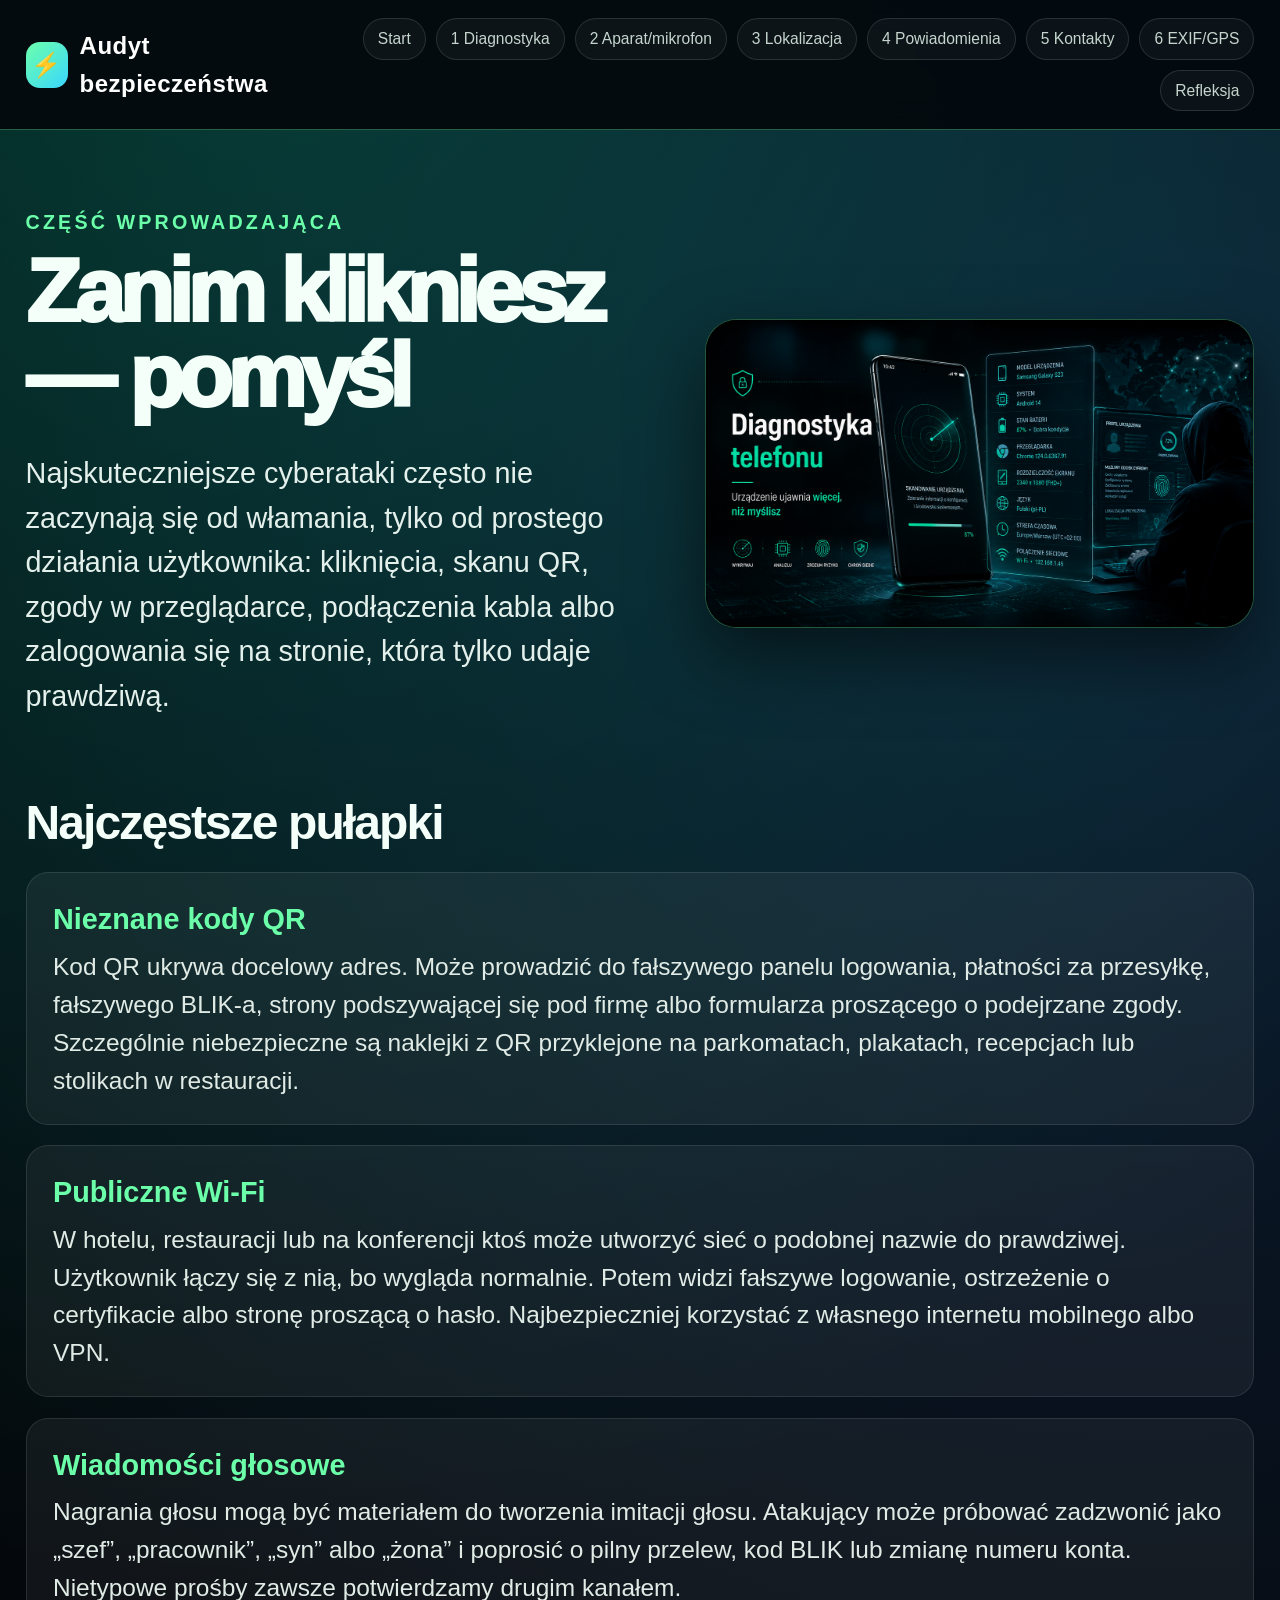
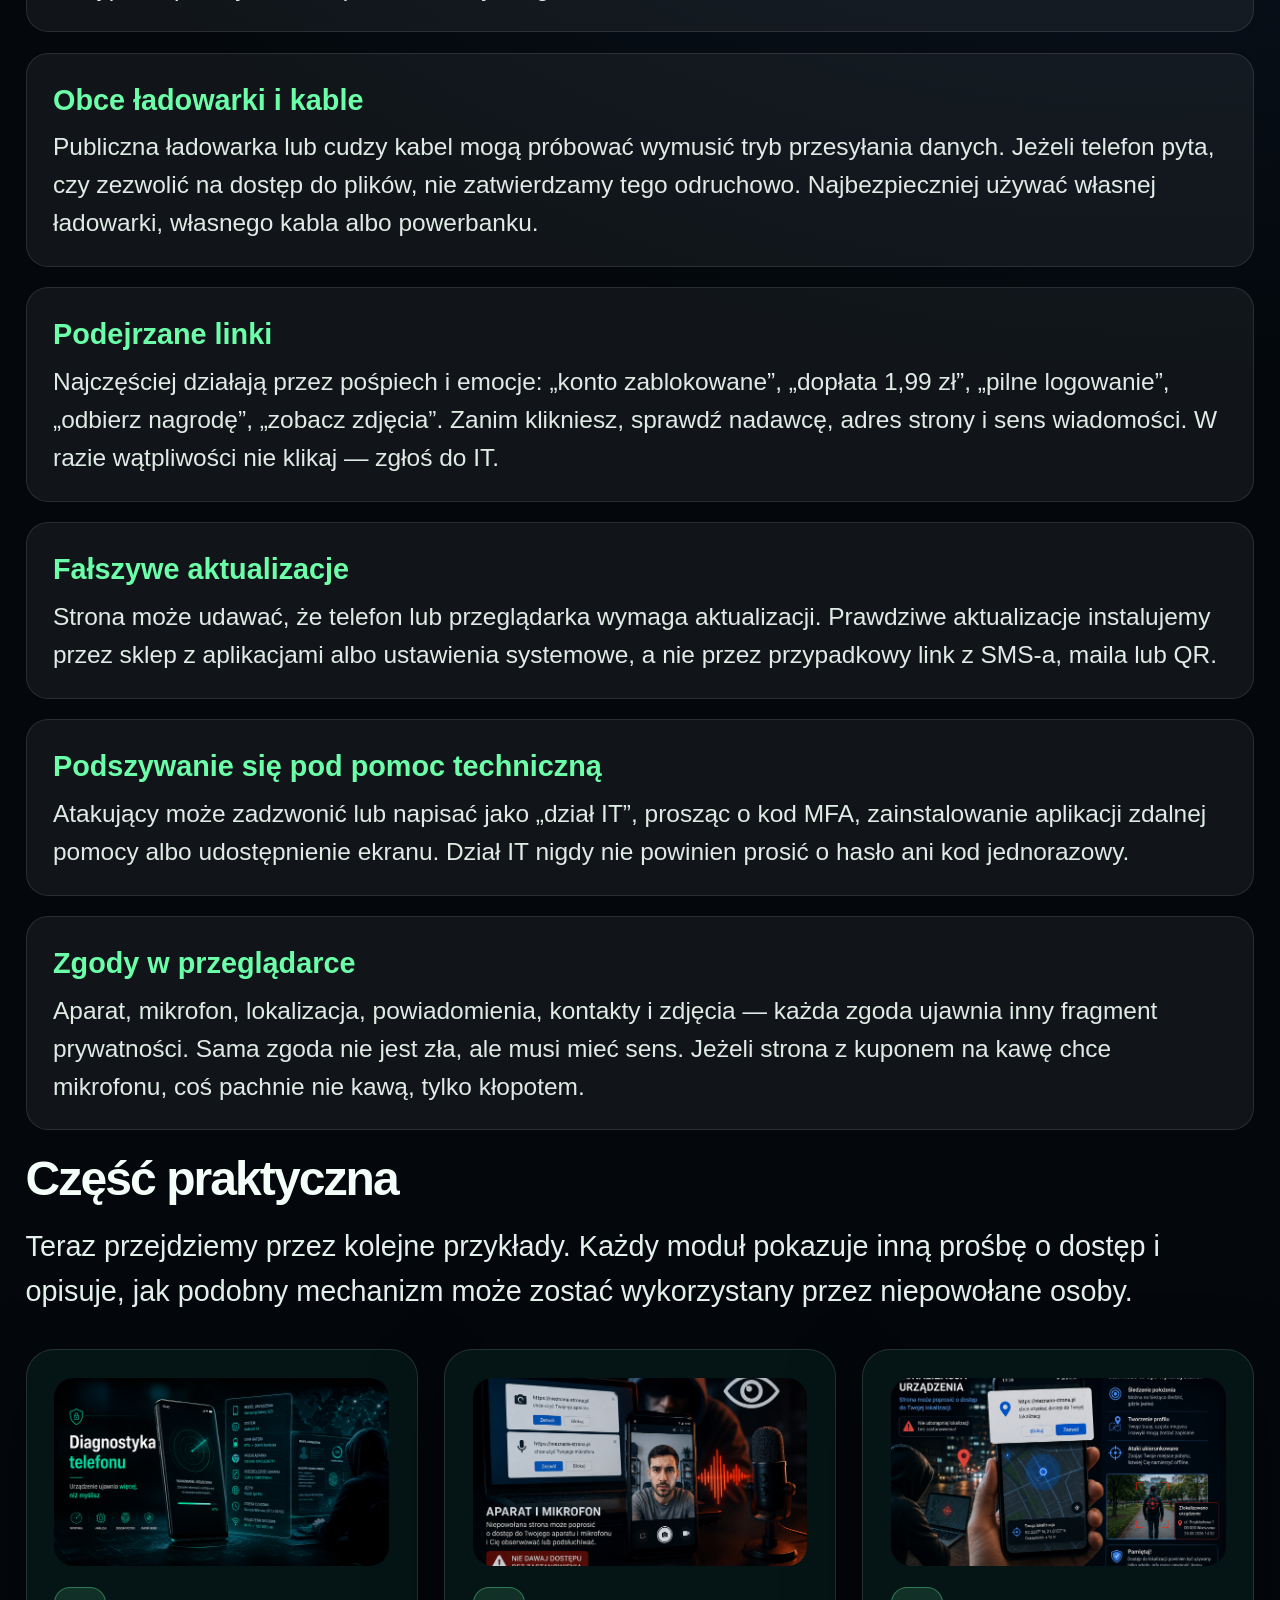
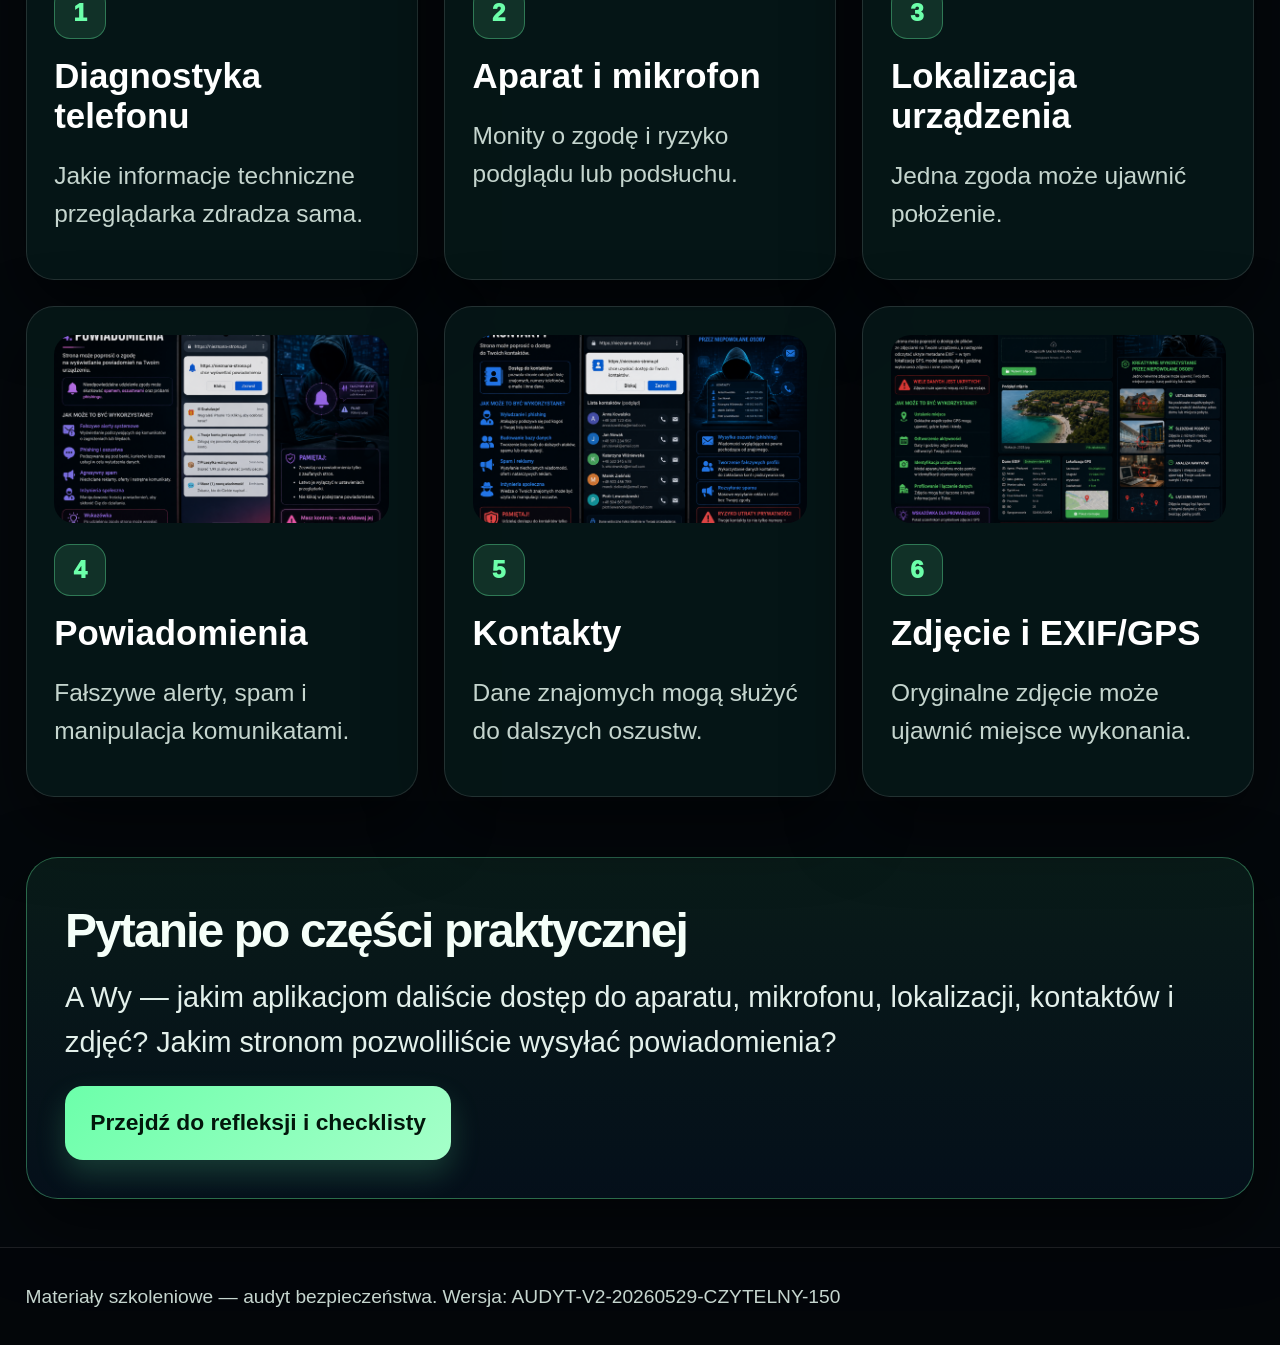
<file: start.html>
<!doctype html><html lang="pl"><head><meta charset="utf-8"><meta name="viewport" content="width=device-width, initial-scale=1"><title>Audyt bezpieczeństwa — start</title><link rel="stylesheet" href="style.css"></head><body><div class="topbar"><div class="wrap nav"><a class="brand" href="start.html"><span class="brand-badge">⚡</span><span>Audyt bezpieczeństwa</span></a><div class="navlinks"><a href="start.html">Start</a><a href="diagnostyka.html">1 Diagnostyka</a><a href="aparat-mikrofon.html">2 Aparat/mikrofon</a><a href="lokalizacja.html">3 Lokalizacja</a><a href="powiadomienia.html">4 Powiadomienia</a><a href="kontakty.html">5 Kontakty</a><a href="exif-gps.html">6 EXIF/GPS</a><a href="refleksja.html">Refleksja</a></div></div></div>
<main class="wrap">
<section class="hero compact">
  <div>
    <div class="kicker">Część wprowadzająca</div>
    <h1>Zanim klikniesz — pomyśl</h1>
    <p class="lead">Najskuteczniejsze cyberataki często nie zaczynają się od włamania, tylko od prostego działania użytkownika: kliknięcia, skanu QR, zgody w przeglądarce, podłączenia kabla albo zalogowania się na stronie, która tylko udaje prawdziwą.</p>
  </div>
  <img class="hero-img" src="diagnostyka.png" alt="Diagnostyka telefonu">
</section>
<section>
  <h2>Najczęstsze pułapki</h2>
  <div class="big-list">
<div class="big-item"><strong>Nieznane kody QR</strong><p>Kod QR ukrywa docelowy adres. Może prowadzić do fałszywego panelu logowania, płatności za przesyłkę, fałszywego BLIK-a, strony podszywającej się pod firmę albo formularza proszącego o podejrzane zgody. Szczególnie niebezpieczne są naklejki z QR przyklejone na parkomatach, plakatach, recepcjach lub stolikach w restauracji.</p></div><div class="big-item"><strong>Publiczne Wi‑Fi</strong><p>W hotelu, restauracji lub na konferencji ktoś może utworzyć sieć o podobnej nazwie do prawdziwej. Użytkownik łączy się z nią, bo wygląda normalnie. Potem widzi fałszywe logowanie, ostrzeżenie o certyfikacie albo stronę proszącą o hasło. Najbezpieczniej korzystać z własnego internetu mobilnego albo VPN.</p></div><div class="big-item"><strong>Wiadomości głosowe</strong><p>Nagrania głosu mogą być materiałem do tworzenia imitacji głosu. Atakujący może próbować zadzwonić jako „szef”, „pracownik”, „syn” albo „żona” i poprosić o pilny przelew, kod BLIK lub zmianę numeru konta. Nietypowe prośby zawsze potwierdzamy drugim kanałem.</p></div><div class="big-item"><strong>Obce ładowarki i kable</strong><p>Publiczna ładowarka lub cudzy kabel mogą próbować wymusić tryb przesyłania danych. Jeżeli telefon pyta, czy zezwolić na dostęp do plików, nie zatwierdzamy tego odruchowo. Najbezpieczniej używać własnej ładowarki, własnego kabla albo powerbanku.</p></div><div class="big-item"><strong>Podejrzane linki</strong><p>Najczęściej działają przez pośpiech i emocje: „konto zablokowane”, „dopłata 1,99 zł”, „pilne logowanie”, „odbierz nagrodę”, „zobacz zdjęcia”. Zanim klikniesz, sprawdź nadawcę, adres strony i sens wiadomości. W razie wątpliwości nie klikaj — zgłoś do IT.</p></div><div class="big-item"><strong>Fałszywe aktualizacje</strong><p>Strona może udawać, że telefon lub przeglądarka wymaga aktualizacji. Prawdziwe aktualizacje instalujemy przez sklep z aplikacjami albo ustawienia systemowe, a nie przez przypadkowy link z SMS-a, maila lub QR.</p></div><div class="big-item"><strong>Podszywanie się pod pomoc techniczną</strong><p>Atakujący może zadzwonić lub napisać jako „dział IT”, prosząc o kod MFA, zainstalowanie aplikacji zdalnej pomocy albo udostępnienie ekranu. Dział IT nigdy nie powinien prosić o hasło ani kod jednorazowy.</p></div><div class="big-item"><strong>Zgody w przeglądarce</strong><p>Aparat, mikrofon, lokalizacja, powiadomienia, kontakty i zdjęcia — każda zgoda ujawnia inny fragment prywatności. Sama zgoda nie jest zła, ale musi mieć sens. Jeżeli strona z kuponem na kawę chce mikrofonu, coś pachnie nie kawą, tylko kłopotem.</p></div>
  </div>
</section>
<section>
  <h2>Część praktyczna</h2>
  <p class="lead">Teraz przejdziemy przez kolejne przykłady. Każdy moduł pokazuje inną prośbę o dostęp i opisuje, jak podobny mechanizm może zostać wykorzystany przez niepowołane osoby.</p>
  <div class="grid">
    <a class="card" href="diagnostyka.html"><img src="diagnostyka.png" alt=""><div class="num">1</div><h3>Diagnostyka telefonu</h3><p>Jakie informacje techniczne przeglądarka zdradza sama.</p></a>
    <a class="card" href="aparat-mikrofon.html"><img src="aparat-mikrofon.png" alt=""><div class="num">2</div><h3>Aparat i mikrofon</h3><p>Monity o zgodę i ryzyko podglądu lub podsłuchu.</p></a>
    <a class="card" href="lokalizacja.html"><img src="lokalizacja.png" alt=""><div class="num">3</div><h3>Lokalizacja urządzenia</h3><p>Jedna zgoda może ujawnić położenie.</p></a>
    <a class="card" href="powiadomienia.html"><img src="powiadomienia.png" alt=""><div class="num">4</div><h3>Powiadomienia</h3><p>Fałszywe alerty, spam i manipulacja komunikatami.</p></a>
    <a class="card" href="kontakty.html"><img src="kontakty.png" alt=""><div class="num">5</div><h3>Kontakty</h3><p>Dane znajomych mogą służyć do dalszych oszustw.</p></a>
    <a class="card" href="exif-gps.html"><img src="exif-gps.png" alt=""><div class="num">6</div><h3>Zdjęcie i EXIF/GPS</h3><p>Oryginalne zdjęcie może ujawnić miejsce wykonania.</p></a>
  </div>
</section>
<section class="panel">
  <h2>Pytanie po części praktycznej</h2>
  <p class="lead">A Wy — jakim aplikacjom daliście dostęp do aparatu, mikrofonu, lokalizacji, kontaktów i zdjęć? Jakim stronom pozwoliliście wysyłać powiadomienia?</p>
  <a class="btn" href="refleksja.html">Przejdź do refleksji i checklisty</a>
</section>
</main>
<div class="footer"><div class="wrap">Materiały szkoleniowe — audyt bezpieczeństwa. Wersja: <span data-version></span></div></div><script src="app.js"></script></body></html>
</file>
<file: style.css>
:root{
  --bg:#04080c; --panel:#071b16; --panel2:#07111d; --text:#f5fff9; --muted:#c5d5ce;
  --green:#6cffaa; --cyan:#39d7ff; --blue:#3b8bff; --violet:#b07bff; --red:#ff5151; --yellow:#ffd166;
  --border:rgba(108,255,170,.35); --soft:rgba(255,255,255,.07); --shadow:0 28px 70px rgba(0,0,0,.55);
}
*{box-sizing:border-box}
html{scroll-behavior:smooth;font-size:150%}
body{margin:0;background:radial-gradient(circle at 20% 0%,rgba(0,255,170,.18),transparent 34%),radial-gradient(circle at 90% 10%,rgba(61,139,255,.18),transparent 36%),var(--bg);color:var(--text);font-family:Inter,Segoe UI,Roboto,Arial,sans-serif;line-height:1.55}
a{color:var(--green)}
.wrap{width:min(1700px,96vw);margin:auto}.narrow{width:min(1350px,94vw);margin:auto}
.topbar{position:sticky;top:0;z-index:50;background:rgba(4,8,12,.92);backdrop-filter:blur(14px);border-bottom:1px solid var(--border)}
.nav{display:flex;align-items:center;justify-content:space-between;gap:20px;padding:18px 0}.brand{display:flex;align-items:center;gap:12px;color:#fff;text-decoration:none;font-weight:900;letter-spacing:.02em}.brand-badge{width:46px;height:46px;border-radius:14px;background:linear-gradient(135deg,var(--green),var(--cyan));color:#02120b;display:grid;place-items:center;font-weight:900}.navlinks{display:flex;flex-wrap:wrap;gap:10px;justify-content:flex-end}.navlinks a{font-size:.65rem;line-height:1;text-decoration:none;color:var(--muted);padding:12px 14px;border:1px solid rgba(255,255,255,.12);border-radius:999px;background:rgba(255,255,255,.04)}.navlinks a:hover{color:#fff;border-color:var(--green)}
h1{font-size:clamp(3rem,7vw,6rem);line-height:.95;margin:0 0 .35em;font-weight:950;letter-spacing:-.065em}h2{font-size:clamp(2rem,3.5vw,3.2rem);line-height:1.05;margin:.2em 0 .4em;font-weight:900;letter-spacing:-.04em}h3{font-size:1.45rem;line-height:1.15;margin:.1em 0 .45em}p{font-size:1.02rem;margin:.2em 0 .75em}.lead{font-size:clamp(1.2rem,2.1vw,1.65rem);color:#e3f0eb;max-width:1300px}.kicker{color:var(--green);font-size:.82rem;letter-spacing:.16em;text-transform:uppercase;font-weight:900;margin-bottom:.6em}.muted{color:var(--muted)}
.hero{min-height:100vh;display:grid;grid-template-columns:1.05fr .95fr;gap:3rem;align-items:center;padding:4rem 0}.hero.compact{min-height:auto;padding:3.2rem 0 2rem}.panel{background:linear-gradient(180deg,rgba(10,30,26,.9),rgba(5,17,28,.9));border:1px solid var(--border);border-radius:32px;box-shadow:var(--shadow);padding:1.6rem}.warning{background:rgba(255,81,81,.1);border:1px solid rgba(255,81,81,.55);border-radius:24px;padding:1.2rem;margin:1.1rem 0}.warning strong{color:#ffb0b0}.tip{background:rgba(108,255,170,.08);border:1px solid var(--border);border-radius:24px;padding:1.2rem;margin:1.1rem 0}.tip strong{color:var(--green)}.info{background:rgba(57,215,255,.08);border:1px solid rgba(57,215,255,.32);border-radius:24px;padding:1.2rem;margin:1.1rem 0}.info strong{color:var(--cyan)}
.qrbox{background:#fff;color:#111;border-radius:34px;padding:2rem;text-align:center;box-shadow:var(--shadow)}.qrbox img{width:min(560px,82vw);display:block;margin:auto}.qrbox .url{font-weight:900;font-size:1.05rem;margin-top:1rem;word-break:break-all}.btnrow{display:flex;gap:.8rem;flex-wrap:wrap;margin:1rem 0}.btn,button.btn{border:0;border-radius:18px;padding:.8rem 1.05rem;font-size:.95rem;font-weight:900;cursor:pointer;background:linear-gradient(135deg,var(--green),#a5ffc9);color:#03170c;text-decoration:none;display:inline-flex;align-items:center;gap:.4rem;box-shadow:0 14px 30px rgba(108,255,170,.18)}.btn.secondary{background:rgba(255,255,255,.08);color:#fff;border:1px solid rgba(255,255,255,.14);box-shadow:none}.btn.warn{background:linear-gradient(135deg,#ffbd5d,#ff5c5c);color:#220900}.btn:hover{transform:translateY(-2px)}
.hero-img,.module-img{width:100%;border-radius:32px;border:1px solid var(--border);box-shadow:var(--shadow);display:block;background:#000}.full-img{width:100%;border-radius:28px;border:1px solid var(--border);box-shadow:var(--shadow)}
.grid{display:grid;grid-template-columns:repeat(3,1fr);gap:1.1rem;margin:1.5rem 0 2.5rem}.grid.two{grid-template-columns:repeat(2,1fr)}.card{background:rgba(7,25,25,.83);border:1px solid rgba(255,255,255,.12);border-radius:28px;padding:1.15rem;box-shadow:var(--shadow);color:#fff;text-decoration:none;transition:.18s ease;min-height:100%;display:flex;flex-direction:column}.card:hover{transform:translateY(-4px);border-color:var(--green)}.card img{width:100%;aspect-ratio:16/9;object-fit:cover;border-radius:20px;margin-bottom:.85rem}.card p{color:var(--muted)}.num{display:inline-grid;place-items:center;width:52px;height:52px;border-radius:16px;background:rgba(108,255,170,.12);border:1px solid var(--border);color:var(--green);font-weight:950;margin-bottom:.6rem}
.big-list{display:grid;gap:.85rem;margin:1rem 0}.big-item{padding:1rem 1.1rem;border-radius:22px;background:rgba(255,255,255,.055);border:1px solid rgba(255,255,255,.1)}.big-item strong{display:block;color:var(--green);font-size:1.2rem;margin-bottom:.25rem}.big-item p{margin:0;color:#e0ebe6}.modules{display:grid;grid-template-columns:1fr 1fr;gap:1.25rem;margin:1.2rem 0 2.6rem}.module{background:rgba(5,22,21,.86);border:1px solid rgba(255,255,255,.1);border-radius:28px;padding:1.25rem;box-shadow:var(--shadow)}.module.wide{grid-column:1/-1}.module ul{margin:.4rem 0 0 1.15rem;color:#e1eee8}.module li{font-size:1.02rem;margin:.45rem 0}.page-hero{display:grid;grid-template-columns:.95fr 1.05fr;gap:1.7rem;align-items:center;padding:2.6rem 0 1.2rem}.output,.demo-screen{background:#03110e;border:1px solid rgba(108,255,170,.32);border-radius:20px;padding:1rem;min-height:4rem;color:#e7fff0;white-space:pre-wrap;overflow-wrap:anywhere;font-family:Consolas,ui-monospace,monospace;font-size:.88rem}.demo-screen video{width:100%;max-height:480px;border-radius:16px;background:#000}.meter{height:16px;background:#092218;border-radius:999px;overflow:hidden;margin:.8rem 0}.meter div{width:0%;height:100%;background:linear-gradient(90deg,var(--green),var(--cyan))}.photo-preview{max-width:100%;max-height:520px;border-radius:18px;display:block;margin:.8rem 0;border:1px solid rgba(255,255,255,.16)}.hidden{display:none!important}.checkbox{display:flex;align-items:center;gap:.45rem;margin:.7rem 0;color:var(--muted)}.small{font-size:.78rem;color:var(--muted)}
.reflect{font-size:1.13rem;line-height:1.65}.reflect p{margin-bottom:1rem}.quote{border-left:6px solid var(--green);padding-left:1rem;color:#eafff4}.footer{border-top:1px solid rgba(255,255,255,.1);margin-top:2rem;padding:1.4rem 0;color:var(--muted);font-size:.8rem;background:rgba(0,0,0,.22)}
@media(max-width:1100px){html{font-size:125%}.hero,.page-hero,.modules{grid-template-columns:1fr}.grid,.grid.two{grid-template-columns:1fr}.nav{flex-direction:column;align-items:flex-start}.navlinks{justify-content:flex-start}.hero{min-height:auto;padding:2rem 0}h1{font-size:3rem}.qrbox img{width:min(420px,82vw)}}
</file>
